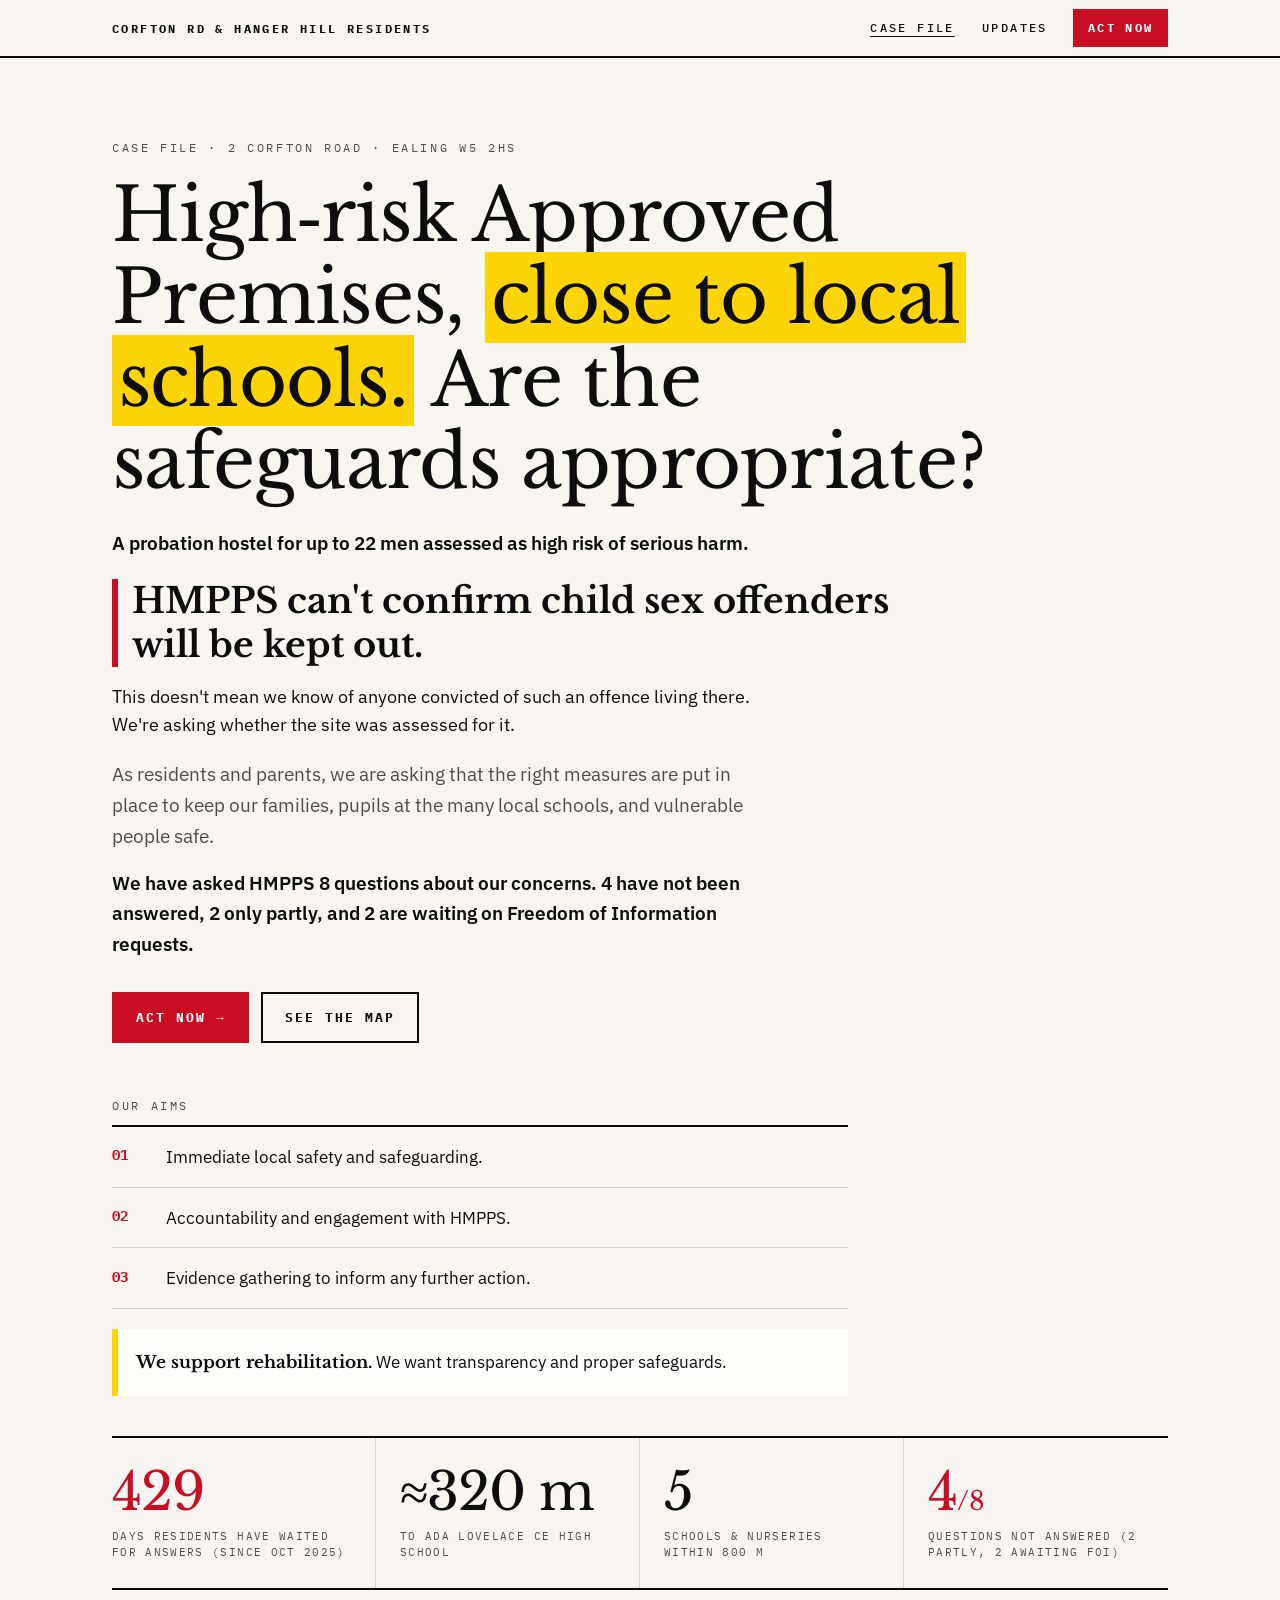
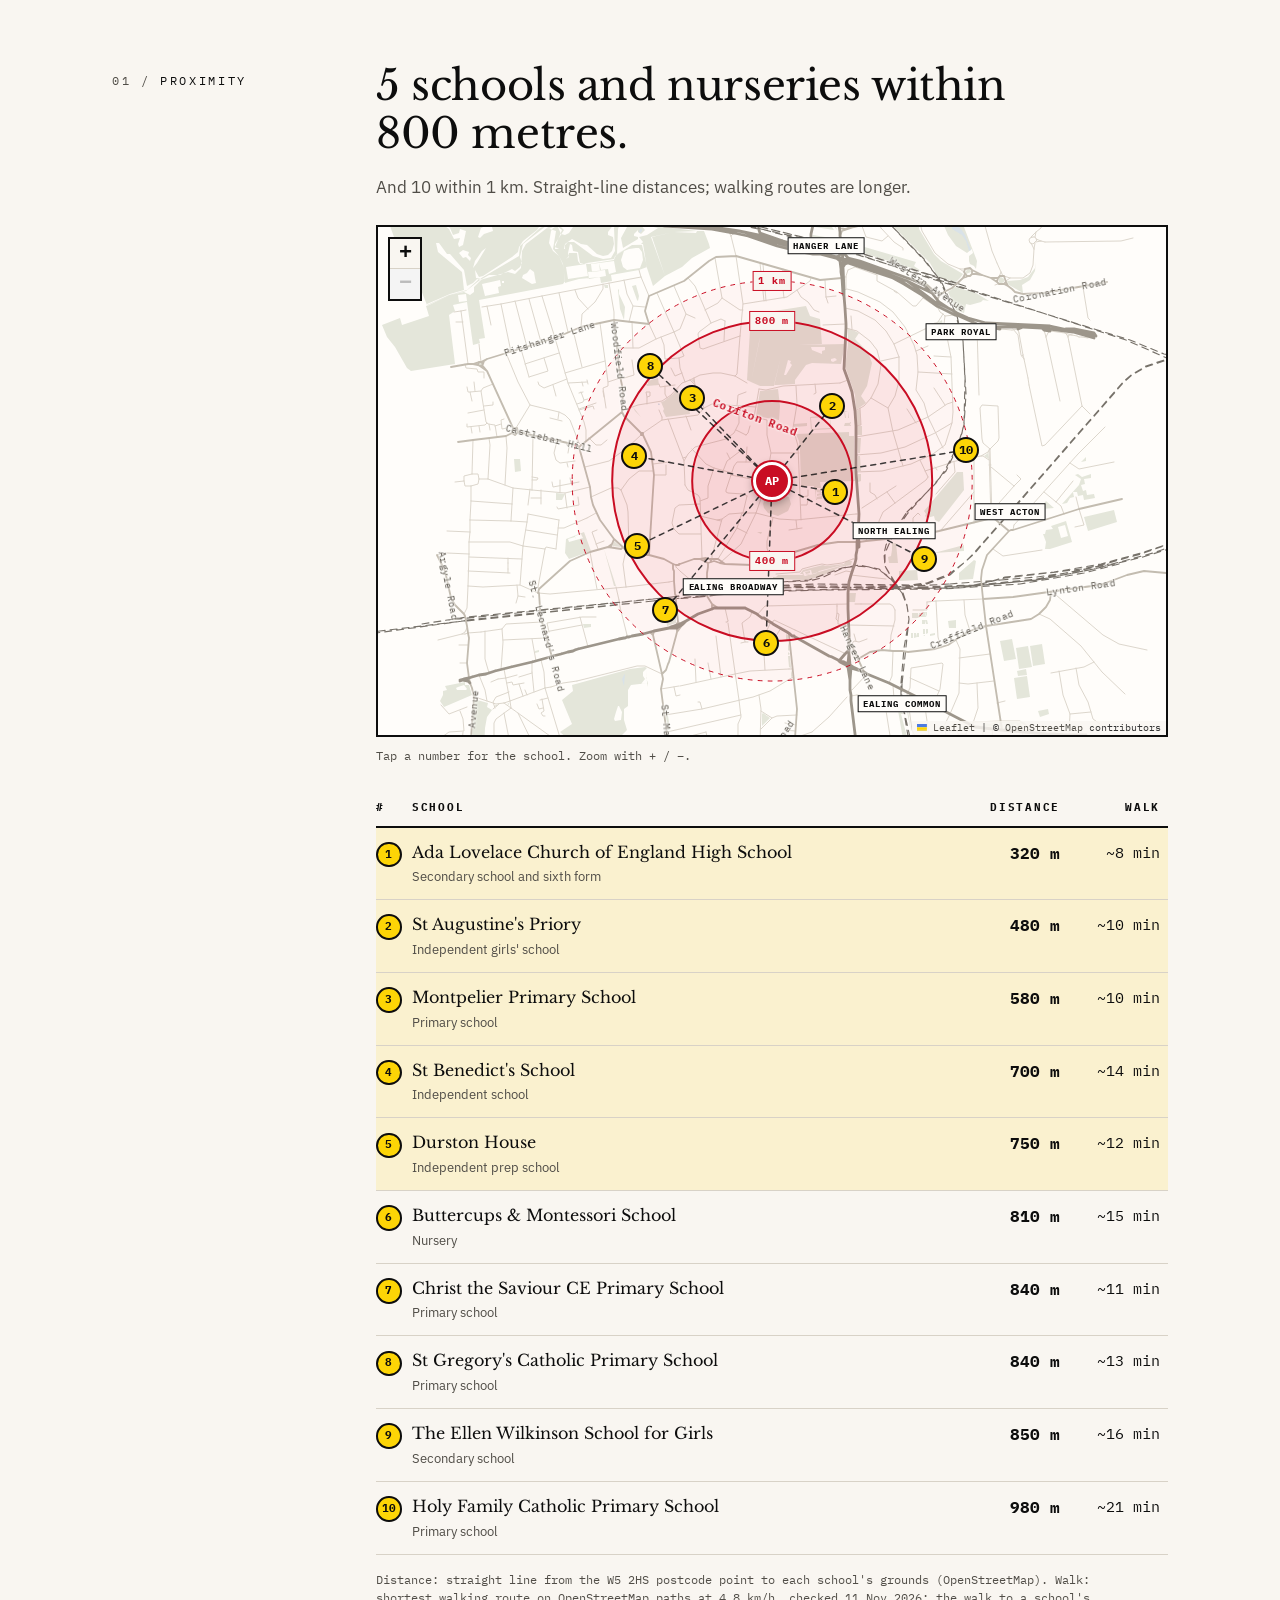
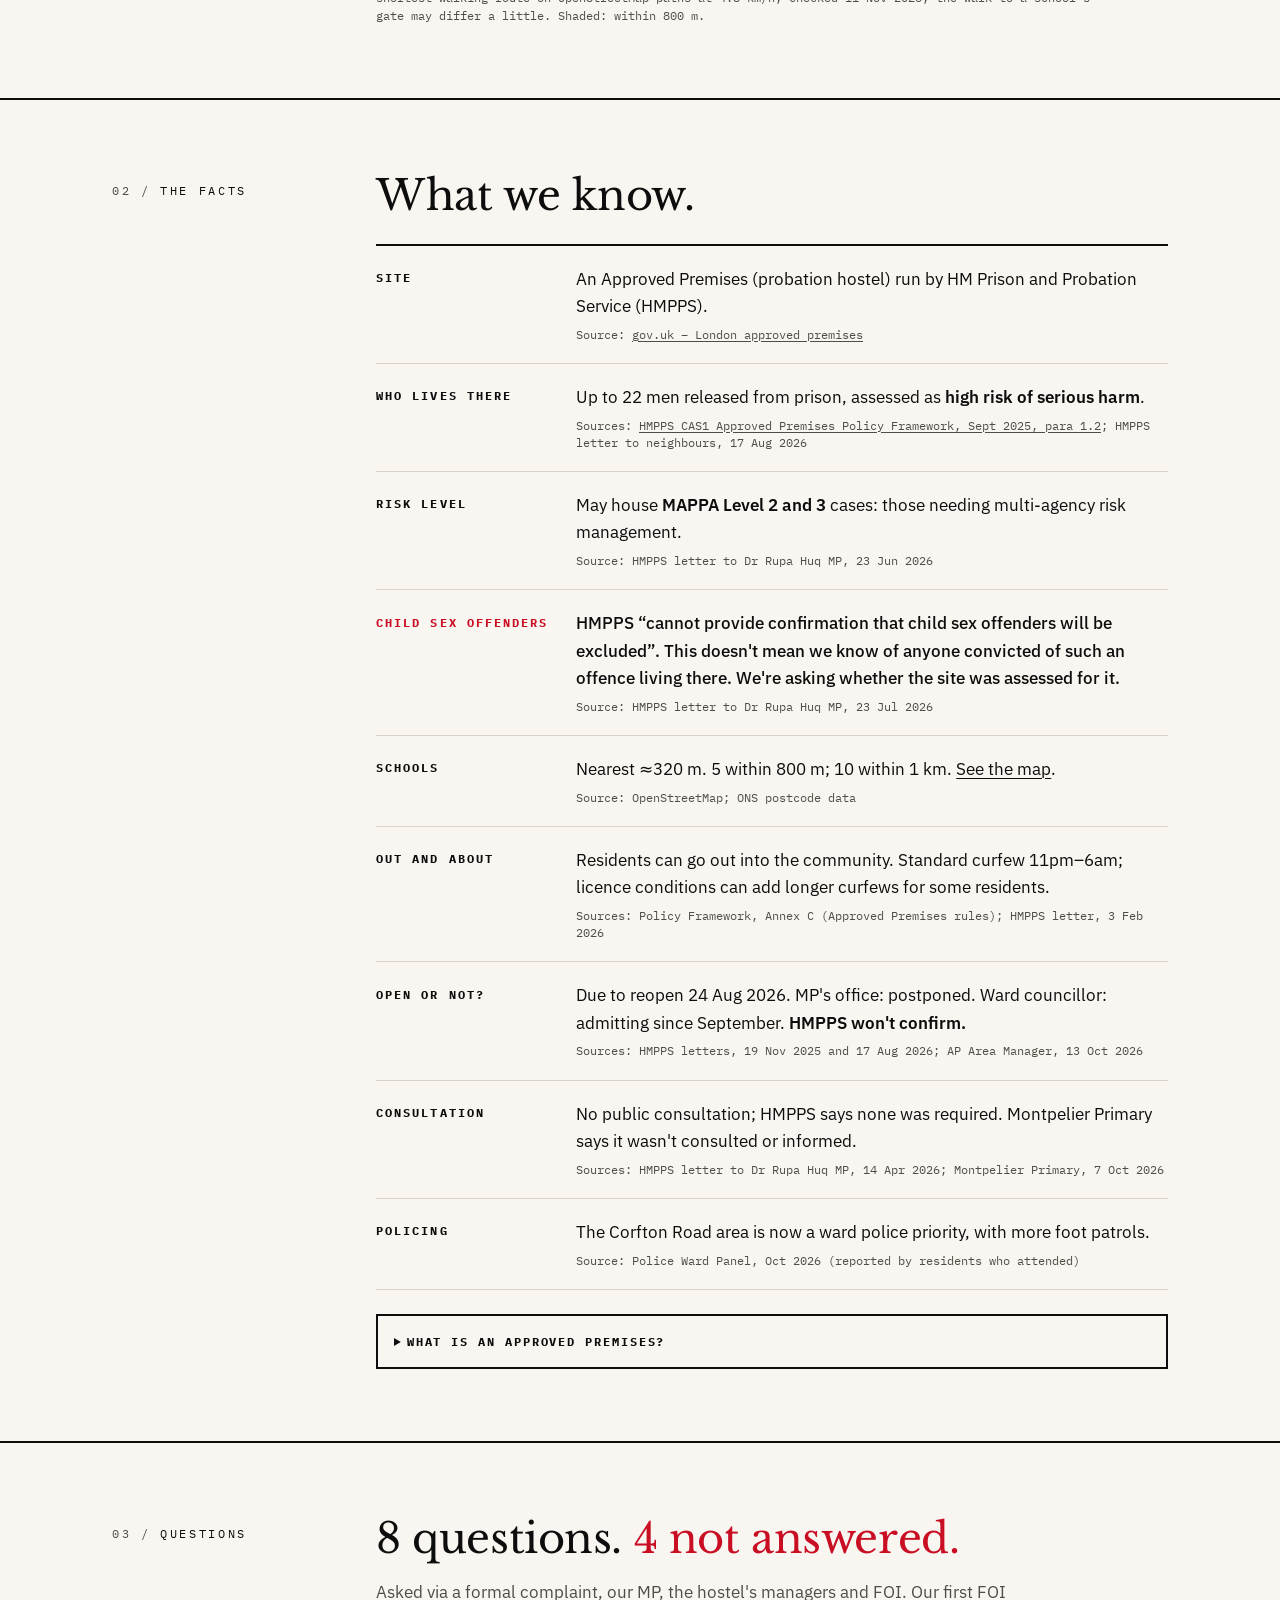
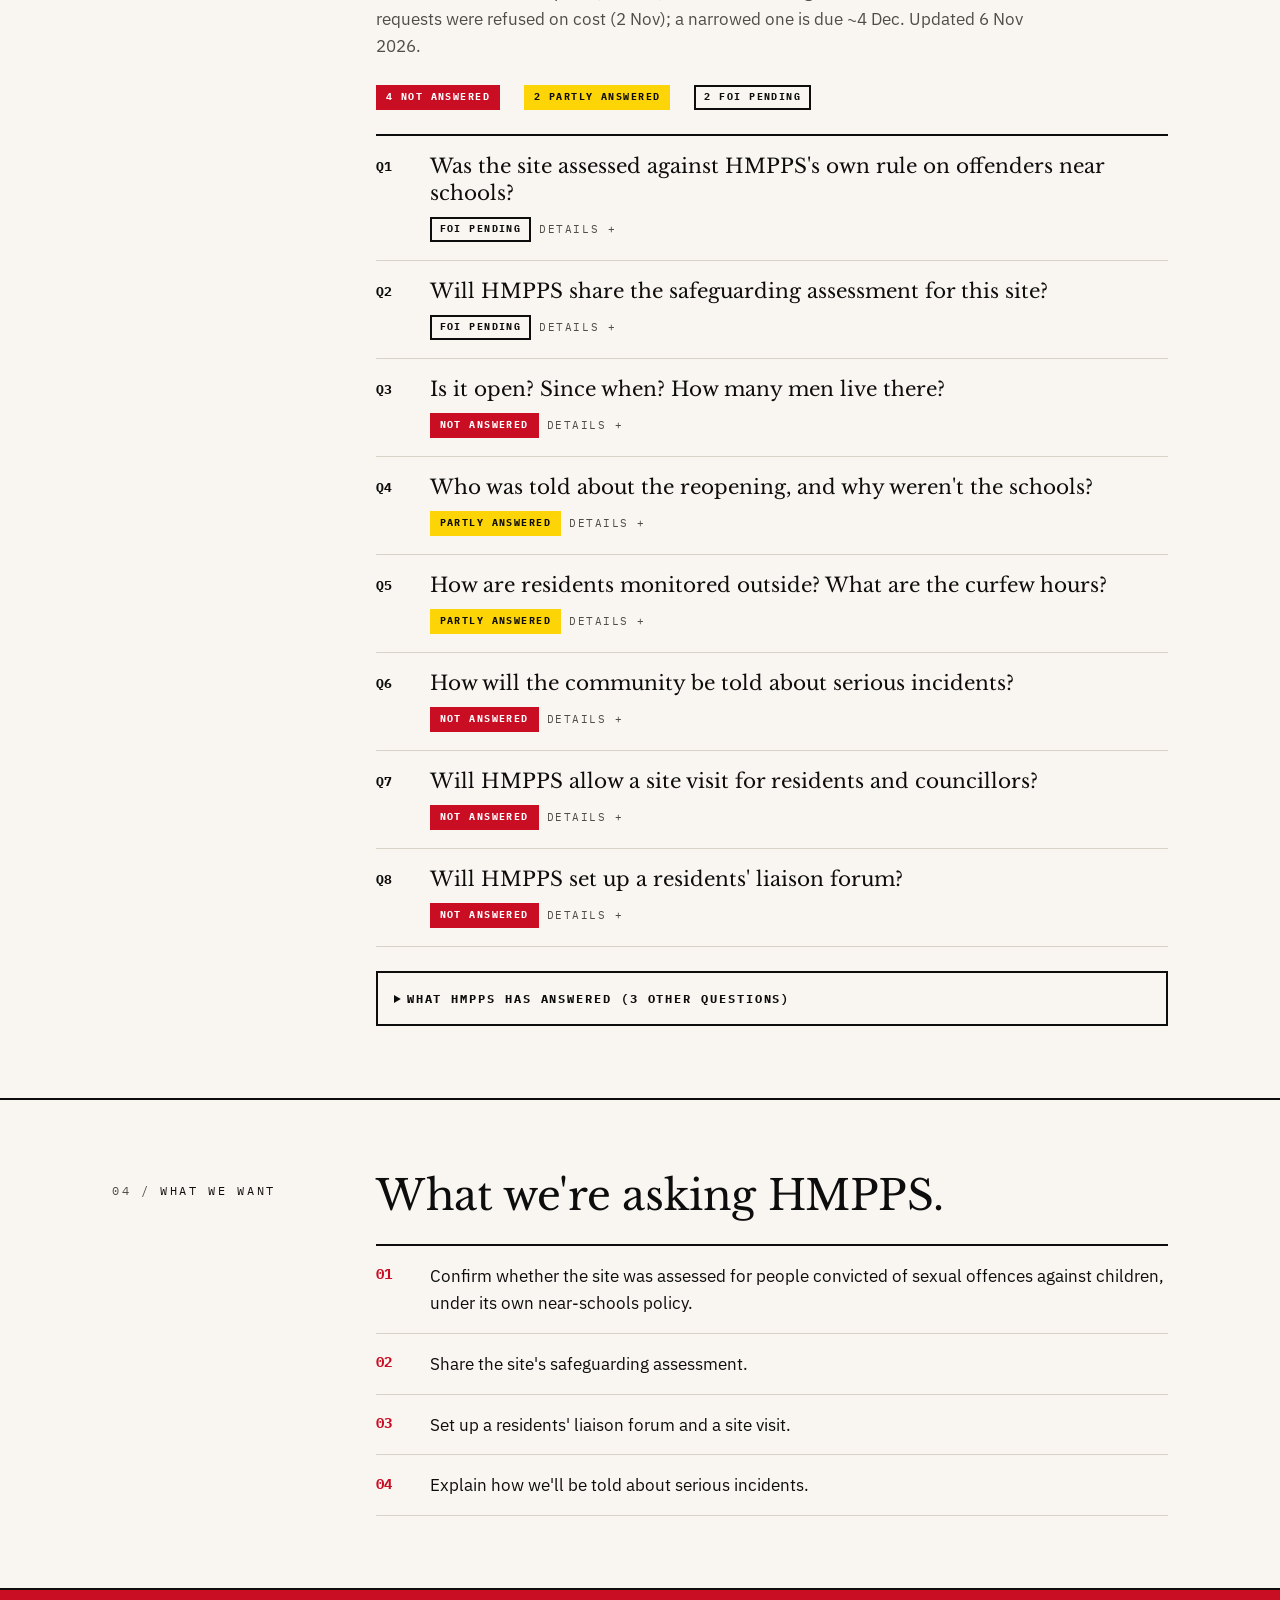
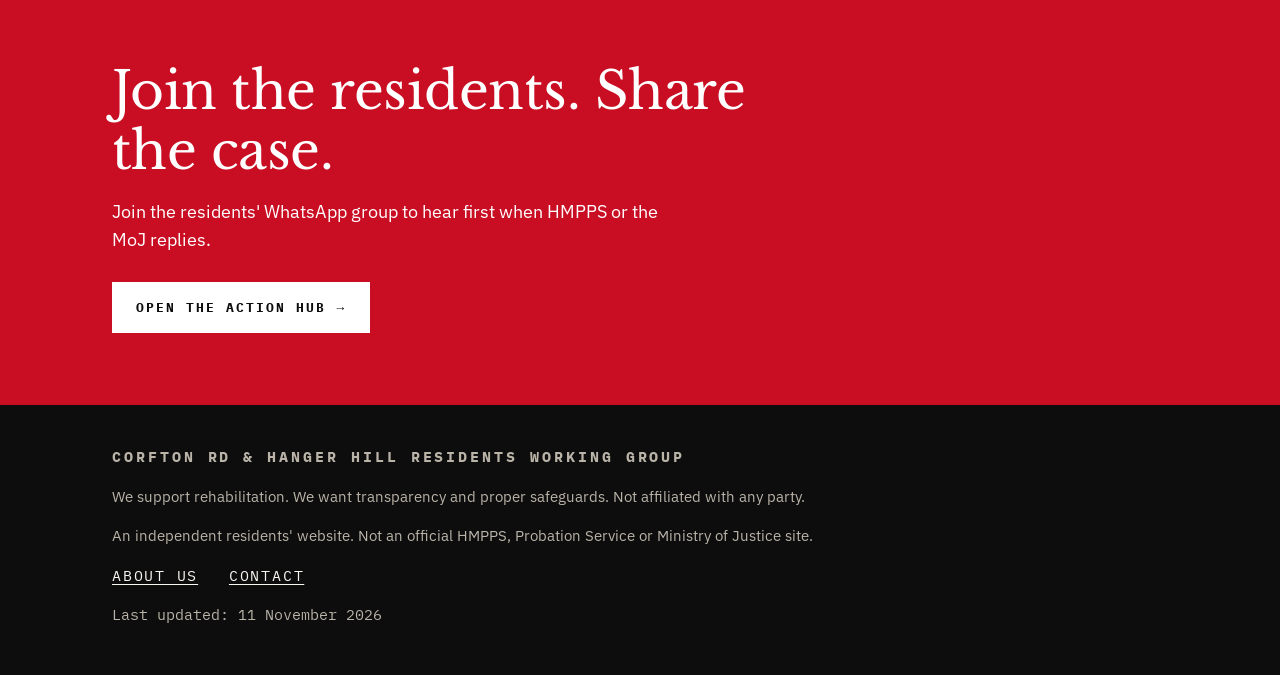
<file: index.html>
<!doctype html>
<html lang="en-GB">
<head>
  <meta charset="utf-8">
  <meta name="viewport" content="width=device-width, initial-scale=1">
  <meta name="color-scheme" content="light dark">
  <title>Case file: 2 Corfton Road – Hanger Hill Residents</title>
  <meta name="description" content="2 Corfton Road, Ealing W5, is a probation hostel for up to 22 men assessed as high risk of serious harm, close to local schools. Residents are asking whether the safeguards are appropriate.">
  <!-- The WhatsApp/social preview uses og:title. Keep it in step with the headline. -->
  <meta property="og:title" content="High-risk Approved Premises, close to local schools. Are the safeguards appropriate?">
  <meta property="og:description" content="Residents have asked HMPPS 8 questions about 2 Corfton Road, Ealing W5: 4 not answered, 2 partly answered, 2 awaiting Freedom of Information replies.">
  <meta property="og:type" content="website">
  <meta property="og:url" content="https://2corftonroad.co.uk/">
  <link rel="stylesheet" href="vendor/leaflet/leaflet.css">
  <link rel="stylesheet" href="styles.css">
</head>
<body>
  <a class="skip" href="#main">Skip to content</a>


  <header class="site-header">
    <div class="wrap header-inner">
      <a class="brand" href="index.html"><span class="brand-long">Corfton Rd &amp; Hanger Hill Residents</span><span class="brand-short">Corfton Rd<br>Residents</span></a>
      <nav class="site-nav" aria-label="Site">
        <a href="index.html" aria-current="page">Case file</a>
        <a href="updates.html">Updates</a>
        <a class="nav-act" href="act.html">Act now</a>
      </nav>
    </div>
  </header>

  <main id="main">

    <!-- HERO -->
    <section class="hero">
      <div class="wrap">
        <p class="eyebrow">Case file · 2 Corfton Road · Ealing W5 2HS</p>
        <h1>High&#8209;risk Approved Premises, <mark>close to local schools.</mark> Are the safeguards appropriate?</h1>
        <p class="lead"><strong>A probation hostel for up to 22 men assessed as high risk of serious harm.</strong></p>
        <p class="hero-key">HMPPS can't confirm child sex offenders will be kept out.</p>
        <p class="hero-note">This doesn't mean we know of anyone convicted of such an offence living there. We're asking whether the site was assessed for it.</p>
        <p class="lead">As residents and parents, we are asking that the right measures are put in place to keep our families, pupils at the many local schools, and vulnerable people safe.</p>
        <p class="lead"><strong>We have asked HMPPS <span data-count="total">8</span> questions about our concerns. <span data-status-count="unanswered">4</span> have not been answered, <span data-status-count="partly">2</span> only partly, and <span data-status-count="referred">2</span> are waiting on Freedom of Information requests.</strong></p>
        <div class="btn-row">
          <a class="btn btn-red" href="act.html">Act now →</a>
          <a class="btn" href="#map-section">See the map</a>
        </div>
      </div>
    </section>

    <!-- AIMS -->
    <section class="aims" aria-labelledby="aims-h">
      <div class="wrap">
        <h2 id="aims-h" class="eyebrow">Our aims</h2>
        <ol class="asks">
          <li>Immediate local safety and safeguarding.</li>
          <li>Accountability and engagement with HMPPS.</li>
          <li>Evidence gathering to inform any further action.</li>
        </ol>
        <p class="principle"><strong>We support rehabilitation.</strong> We want transparency and proper safeguards.</p>
      </div>
    </section>

    <!-- STATS -->
    <section aria-label="Key figures">
      <div class="wrap">
        <div class="stats">
          <div class="stat stat-alert"><span class="stat-num" data-days-since="2025-10-01">401</span><span class="stat-label">Days residents have waited for answers (since Oct 2025)</span></div>
          <div class="stat"><span class="stat-num" data-stat="nearest-m">≈320 m</span><span class="stat-label">To Ada Lovelace CE High School</span></div>
          <div class="stat"><span class="stat-num" data-stat="within-800">5</span><span class="stat-label">Schools &amp; nurseries within 800 m</span></div>
          <div class="stat stat-alert"><span class="stat-num"><span data-status-count="unanswered">4</span><small>/<span data-count="total">8</span></small></span><span class="stat-label">Questions not answered (<span data-status-count="partly">2</span> partly, <span data-status-count="referred">2</span> awaiting FOI)</span></div>
        </div>
      </div>
    </section>

    <!-- 01 PROXIMITY -->
    <section class="section" id="map-section" aria-labelledby="map-h">
      <div class="wrap section-grid">
        <p class="section-label"><span>01 /</span> Proximity</p>
        <div class="section-body">
          <h2 id="map-h"><span data-stat="within-800">5</span> schools and nurseries within 800 metres.</h2>
          <p class="intro">And <span data-stat="within-1000">10</span> within 1 km. Straight-line distances; walking routes are longer.</p>
          <div>
            <div class="map-frame">
              <div id="map" role="region" aria-label="Map of 2 Corfton Road and nearby schools"></div>
              <p class="map-fallback">Map loading… All schools are listed below.</p>
            </div>
            <p class="map-hint">Tap a number for the school. Zoom with + / −.</p>
          </div>
          <div class="table-scroll">
            <table class="schools">
              <thead>
                <tr><th scope="col">#</th><th scope="col">School</th><th scope="col" class="num">Distance</th><th scope="col" class="num">Walk</th></tr>
              </thead>
              <tbody id="school-rows">
                <noscript><tr><td colspan="4">Turn on JavaScript to see the list of schools.</td></tr></noscript>
              </tbody>
            </table>
          </div>
          <p class="method">Distance: straight line from the W5 2HS postcode point to each school's grounds (OpenStreetMap). Walk: shortest walking route on OpenStreetMap paths at 4.8 km/h, checked 11 Nov 2026; the walk to a school's gate may differ a little. Shaded: within 800 m.</p>
        </div>
      </div>
    </section>

    <!-- 02 FACTS -->
    <section class="section" id="facts" aria-labelledby="facts-h">
      <div class="wrap section-grid">
        <p class="section-label"><span>02 /</span> The facts</p>
        <div class="section-body">
          <h2 id="facts-h">What we know.</h2>
          <dl class="facts">
            <div class="fact">
              <dt>Site</dt>
              <dd>An Approved Premises (probation hostel) run by HM Prison and Probation Service (HMPPS).
                <span class="src">Source: <a href="https://www.gov.uk/guidance/london-approved-premises">gov.uk – London approved premises</a></span></dd>
            </div>
            <div class="fact">
              <dt>Who lives there</dt>
              <dd>Up to 22 men released from prison, assessed as <strong>high risk of serious harm</strong>.
                <span class="src">Sources: <a href="https://www.gov.uk/government/publications/community-accommodation-service-tier-1-cas1-approved-premises">HMPPS CAS1 Approved Premises Policy Framework, Sept 2025, para 1.2</a>; HMPPS letter to neighbours, 17 Aug 2026</span></dd>
            </div>
            <div class="fact">
              <dt>Risk level</dt>
              <dd>May house <strong>MAPPA Level 2 and 3</strong> cases: those needing multi-agency risk management.
                <span class="src">Source: HMPPS letter to Dr Rupa Huq MP, 23 Jun 2026</span></dd>
            </div>
            <div class="fact fact-key">
              <dt>Child sex offenders</dt>
              <dd>HMPPS “cannot provide confirmation that child sex offenders will be excluded”. This doesn't mean we know of anyone convicted of such an offence living there. We're asking whether the site was assessed for it.
                <span class="src">Source: HMPPS letter to Dr Rupa Huq MP, 23 Jul 2026</span></dd>
            </div>
            <div class="fact">
              <dt>Schools</dt>
              <dd>Nearest <span data-stat="nearest-m">≈320 m</span>. <span data-stat="within-800">5</span> within 800 m; <span data-stat="within-1000">10</span> within 1 km. <a href="#map-section">See the map</a>.
                <span class="src">Source: OpenStreetMap; ONS postcode data</span></dd>
            </div>
            <div class="fact">
              <dt>Out and about</dt>
              <dd>Residents can go out into the community. Standard curfew 11pm–6am; licence conditions can add longer curfews for some residents.
                <span class="src">Sources: Policy Framework, Annex C (Approved Premises rules); HMPPS letter, 3 Feb 2026</span></dd>
            </div>
            <div class="fact">
              <dt>Open or not?</dt>
              <dd>Due to reopen 24 Aug 2026. MP's office: postponed. Ward councillor: admitting since September. <strong>HMPPS won't confirm.</strong>
                <span class="src">Sources: HMPPS letters, 19 Nov 2025 and 17 Aug 2026; AP Area Manager, 13 Oct 2026</span></dd>
            </div>
            <div class="fact">
              <dt>Consultation</dt>
              <dd>No public consultation; HMPPS says none was required. Montpelier Primary says it wasn't consulted or informed.
                <span class="src">Sources: HMPPS letter to Dr Rupa Huq MP, 14 Apr 2026; Montpelier Primary, 7 Oct 2026</span></dd>
            </div>
            <div class="fact">
              <dt>Policing</dt>
              <dd>The Corfton Road area is now a ward police priority, with more foot patrols.
                <span class="src">Source: Police Ward Panel, Oct 2026 (reported by residents who attended)</span></dd>
            </div>
          </dl>
          <details class="answered-list">
            <summary>What is an Approved Premises?</summary>
            <div class="prose" style="padding:0 1rem 1rem">
              <p>Temporary housing for people leaving prison who need close supervision. Over 100 in England and Wales. Rules include a curfew, 24-hour staff, CCTV, drug tests and room searches; breaking them can mean a return to prison.</p>
              <p>Our concern isn't that they exist. It's whether <strong>this site</strong>, this close to schools, was properly assessed.</p>
            </div>
          </details>
        </div>
      </div>
    </section>

    <!-- 03 QUESTIONS -->
    <section class="section" id="questions" aria-labelledby="q-h">
      <div class="wrap section-grid">
        <p class="section-label"><span>03 /</span> Questions</p>
        <div class="section-body">
          <h2 id="q-h"><span data-count="total">8</span> questions. <span style="color:var(--alarm)"><span data-status-count="unanswered">4</span> not answered.</span></h2>
          <p class="intro">Asked via a formal complaint, our MP, the hostel's managers and FOI. Our first FOI requests were refused on cost (2 Nov); a narrowed one is due ~4 Dec. Updated <time datetime="2026-11-06">6 Nov 2026</time>.</p>
          <p class="q-score" aria-label="Summary">
            <span class="badge unanswered"><span data-status-count="unanswered">4</span> not answered</span>
            <span class="badge partly"><span data-status-count="partly">2</span> partly answered</span>
            <span class="badge referred"><span data-status-count="referred">2</span> FOI pending</span>
          </p>

          <ol class="questions" id="question-list">
            <li class="q" data-status="referred">
              <details>
                <summary><span class="q-num">Q1</span><span class="q-title">Was the site assessed against HMPPS's own rule on offenders near schools?</span><span class="q-meta"><span class="badge referred">FOI pending</span><span class="q-more">Details</span></span></summary>
                <div class="q-body">
                  <p class="full">Has 2 Corfton Road been assessed against HMPPS's own rule that some APs near schools are unsuitable for people convicted of sexual offences against children? Was it reassessed after Ada Lovelace CE High School moved to its nearby permanent site in September 2020?</p>
                  <dl>
                    <dt>Asked</dt><dd>Formal complaint (Dec 2025); via MP (Jun 2026); to AP management (Oct 2026); FOI (Oct 2026)</dd>
                    <dt>Response so far</dt><dd>HMPPS quoted the policy (23 Jun 2026) but said it "cannot provide confirmation that child sex offenders will be excluded" (23 Jul 2026). AP management said this falls outside its operational role and referred us to HMPPS and Freedom of Information requests (13 Oct 2026). FOI refused on cost (2 Nov 2026); narrowed request sent 6 Nov.</dd>
                  </dl>
                </div>
              </details>
            </li>
            <li class="q" data-status="referred">
              <details>
                <summary><span class="q-num">Q2</span><span class="q-title">Will HMPPS share the safeguarding assessment for this site?</span><span class="q-meta"><span class="badge referred">FOI pending</span><span class="q-more">Details</span></span></summary>
                <div class="q-body">
                  <p class="full">Please share the site-specific safeguarding / "local factors" assessment.</p>
                  <dl>
                    <dt>Asked</dt><dd>Complaint (Dec 2025); AP management (Oct 2026); FOI (Oct 2026)</dd>
                    <dt>Response so far</dt><dd>General policy only. AP management said this falls outside its operational role and referred us to HMPPS and Freedom of Information requests. FOI refused on cost (2 Nov 2026); narrowed request sent 6 Nov.</dd>
                  </dl>
                </div>
              </details>
            </li>
            <li class="q" data-status="unanswered">
              <details>
                <summary><span class="q-num">Q3</span><span class="q-title">Is it open? Since when? How many men live there?</span><span class="q-meta"><span class="badge unanswered">Not answered</span><span class="q-more">Details</span></span></summary>
                <div class="q-body">
                  <p class="full">Is the AP open, since when, and how many residents?</p>
                  <dl>
                    <dt>Asked</dt><dd>AP management (Oct 2026); FOI (Oct 2026)</dd>
                    <dt>Response so far</dt><dd>Conflicting information: "unoccupied" (Feb 2026), opening 24 Aug (Aug 2026), "postponed" (MP's office, 1 Oct), "admitting since September" (councillor, 7 Oct). AP management declined to give occupancy or dates. FOI refused on cost (2 Nov 2026).</dd>
                  </dl>
                </div>
              </details>
            </li>
            <li class="q" data-status="partly">
              <details>
                <summary><span class="q-num">Q4</span><span class="q-title">Who was told about the reopening, and why weren't the schools?</span><span class="q-meta"><span class="badge partly">Partly answered</span><span class="q-more">Details</span></span></summary>
                <div class="q-body">
                  <p class="full">Who was notified about the reopening, and when? Why weren't local schools informed? Was a community impact assessment done?</p>
                  <dl>
                    <dt>Asked</dt><dd>AP management (Oct 2026); FOI (Oct 2026)</dd>
                    <dt>Response so far</dt><dd>HMPPS says letters went to "neighbours", the MP, councillors and the Police Borough Commander. Schools not mentioned; Montpelier Primary confirmed in writing it was not consulted or informed.</dd>
                  </dl>
                </div>
              </details>
            </li>
            <li class="q" data-status="partly">
              <details>
                <summary><span class="q-num">Q5</span><span class="q-title">How are residents monitored outside? What are the curfew hours?</span><span class="q-meta"><span class="badge partly">Partly answered</span><span class="q-more">Details</span></span></summary>
                <div class="q-body">
                  <p class="full">How are residents' movements monitored outside the AP? Are exclusion zones around schools considered? What are the curfew hours (HMPPS has said both "11pm–6am" and "usually 12 hours")?</p>
                  <dl>
                    <dt>Asked</dt><dd>Complaint (Dec 2025); AP management (Oct 2026)</dd>
                    <dt>Response so far</dt><dd>General answer only: curfews, exclusion zones and electronic monitoring in some cases, with no detail. Curfew contradiction not clarified.</dd>
                  </dl>
                </div>
              </details>
            </li>
            <li class="q" data-status="unanswered">
              <details>
                <summary><span class="q-num">Q6</span><span class="q-title">How will the community be told about serious incidents?</span><span class="q-meta"><span class="badge unanswered">Not answered</span><span class="q-more">Details</span></span></summary>
                <div class="q-body">
                  <p class="full">How will the community be told about serious incidents or licence breaches? Were there incidents when the AP was last open?</p>
                  <dl>
                    <dt>Asked</dt><dd>Complaint (Dec 2025); AP management (Oct 2026); FOI (Oct 2026)</dd>
                    <dt>Response so far</dt><dd>No community notification protocol given. FOI on past incidents refused on cost (2 Nov 2026).</dd>
                  </dl>
                </div>
              </details>
            </li>
            <li class="q" data-status="unanswered">
              <details>
                <summary><span class="q-num">Q7</span><span class="q-title">Will HMPPS allow a site visit for residents and councillors?</span><span class="q-meta"><span class="badge unanswered">Not answered</span><span class="q-more">Details</span></span></summary>
                <div class="q-body">
                  <p class="full">Will HMPPS arrange a site visit for resident representatives and councillors?</p>
                  <dl>
                    <dt>Asked</dt><dd>Via MP (2026); AP management (Oct 2026)</dd>
                    <dt>Response so far</dt><dd>HMPPS offered the MP a visit once the premises are back in operation; residents' request not addressed. A proposed visit was cancelled (25 Oct 2026) because of ground works expected to last up to six weeks.</dd>
                  </dl>
                </div>
              </details>
            </li>
            <li class="q" data-status="unanswered">
              <details>
                <summary><span class="q-num">Q8</span><span class="q-title">Will HMPPS set up a residents' liaison forum?</span><span class="q-meta"><span class="badge unanswered">Not answered</span><span class="q-more">Details</span></span></summary>
                <div class="q-body">
                  <p class="full">Will HMPPS set up a residents' liaison forum?</p>
                  <dl>
                    <dt>Asked</dt><dd>Complaint (Dec 2025); via MP (Jun 2026); AP management (Oct 2026)</dd>
                    <dt>Response so far</dt><dd>"Once the premises are fully operational" (Jun/Jul 2026); not addressed (Oct 2026).</dd>
                  </dl>
                </div>
              </details>
            </li>
          </ol>

          <details class="answered-list">
            <summary>What HMPPS has answered (3 other questions)</summary>
            <ul>
              <li><strong>Consultation:</strong> not legally required, as the site keeps its existing use (14 Apr 2026).</li>
              <li><strong>Staffing:</strong> at least 2 staff 24/7, more on weekdays (3 Feb 2026).</li>
              <li><strong>Risk level:</strong> may house MAPPA Level 2 and 3 cases (23 Jun 2026).</li>
            </ul>
          </details>
        </div>
      </div>
    </section>

    <!-- 04 ASKS -->
    <section class="section" id="asks" aria-labelledby="asks-h">
      <div class="wrap section-grid">
        <p class="section-label"><span>04 /</span> What we want</p>
        <div class="section-body">
          <h2 id="asks-h">What we're asking HMPPS.</h2>
          <ol class="asks">
            <li>Confirm whether the site was assessed for people convicted of sexual offences against children, under its own near-schools policy.</li>
            <li>Share the site's safeguarding assessment.</li>
            <li>Set up a residents' liaison forum and a site visit.</li>
            <li>Explain how we'll be told about serious incidents.</li>
          </ol>
        </div>
      </div>
    </section>

    <!-- CTA -->
    <section class="cta-band" aria-labelledby="cta-h">
      <div class="wrap">
        <h2 id="cta-h">Join the residents. Share the case.</h2>
        <p>Join the residents' WhatsApp group to hear first when HMPPS or the MoJ replies.</p>
        <a class="btn" href="act.html">Open the action hub →</a>
      </div>
    </section>

  </main>

  <footer class="site-footer">
    <div class="wrap footer-inner">
      <p class="footer-brand">Corfton Rd &amp; Hanger Hill Residents Working Group</p>
      <p>We support rehabilitation. We want transparency and proper safeguards. Not affiliated with any party.</p>
      <p>An independent residents' website. Not an official HMPPS, Probation Service or Ministry of Justice site.</p>
      <p class="footer-links"><a href="about.html">About us</a> <a href="about.html#contact">Contact</a></p>
      <p class="footer-meta">Last updated: <time datetime="2026-11-11">11 November 2026</time></p>
    </div>
  </footer>

  <script>
    // Days since residents first asked for answers. Start date is in the data-days-since attribute.
    (function () {
      document.querySelectorAll('[data-days-since]').forEach(function (el) {
        var p = el.getAttribute('data-days-since').split('-');
        var start = Date.UTC(+p[0], +p[1] - 1, +p[2]);
        var now = new Date();
        var today = Date.UTC(now.getFullYear(), now.getMonth(), now.getDate());
        el.textContent = Math.floor((today - start) / 86400000);
      });
    })();
  </script>
  <script>
    // Keep the question counts in step with the tracker's data-status values.
    (function () {
      var qs = document.querySelectorAll('#question-list .q');
      var counts = { answered: 0, partly: 0, unanswered: 0, referred: 0 };
      qs.forEach(function (q) { counts[q.dataset.status]++; });
      document.querySelectorAll('[data-count="total"]').forEach(function (el) { el.textContent = qs.length; });
      document.querySelectorAll('[data-count="answered"]').forEach(function (el) { el.textContent = counts.answered; });
      Object.keys(counts).forEach(function (k) {
        document.querySelectorAll('[data-status-count="' + k + '"]').forEach(function (el) { el.textContent = counts[k]; });
      });
    })();
  </script>
  <script src="vendor/leaflet/leaflet.js"></script>
  <script src="basemap.js"></script>
  <script src="map.js"></script>
</body>
</html>
</file>
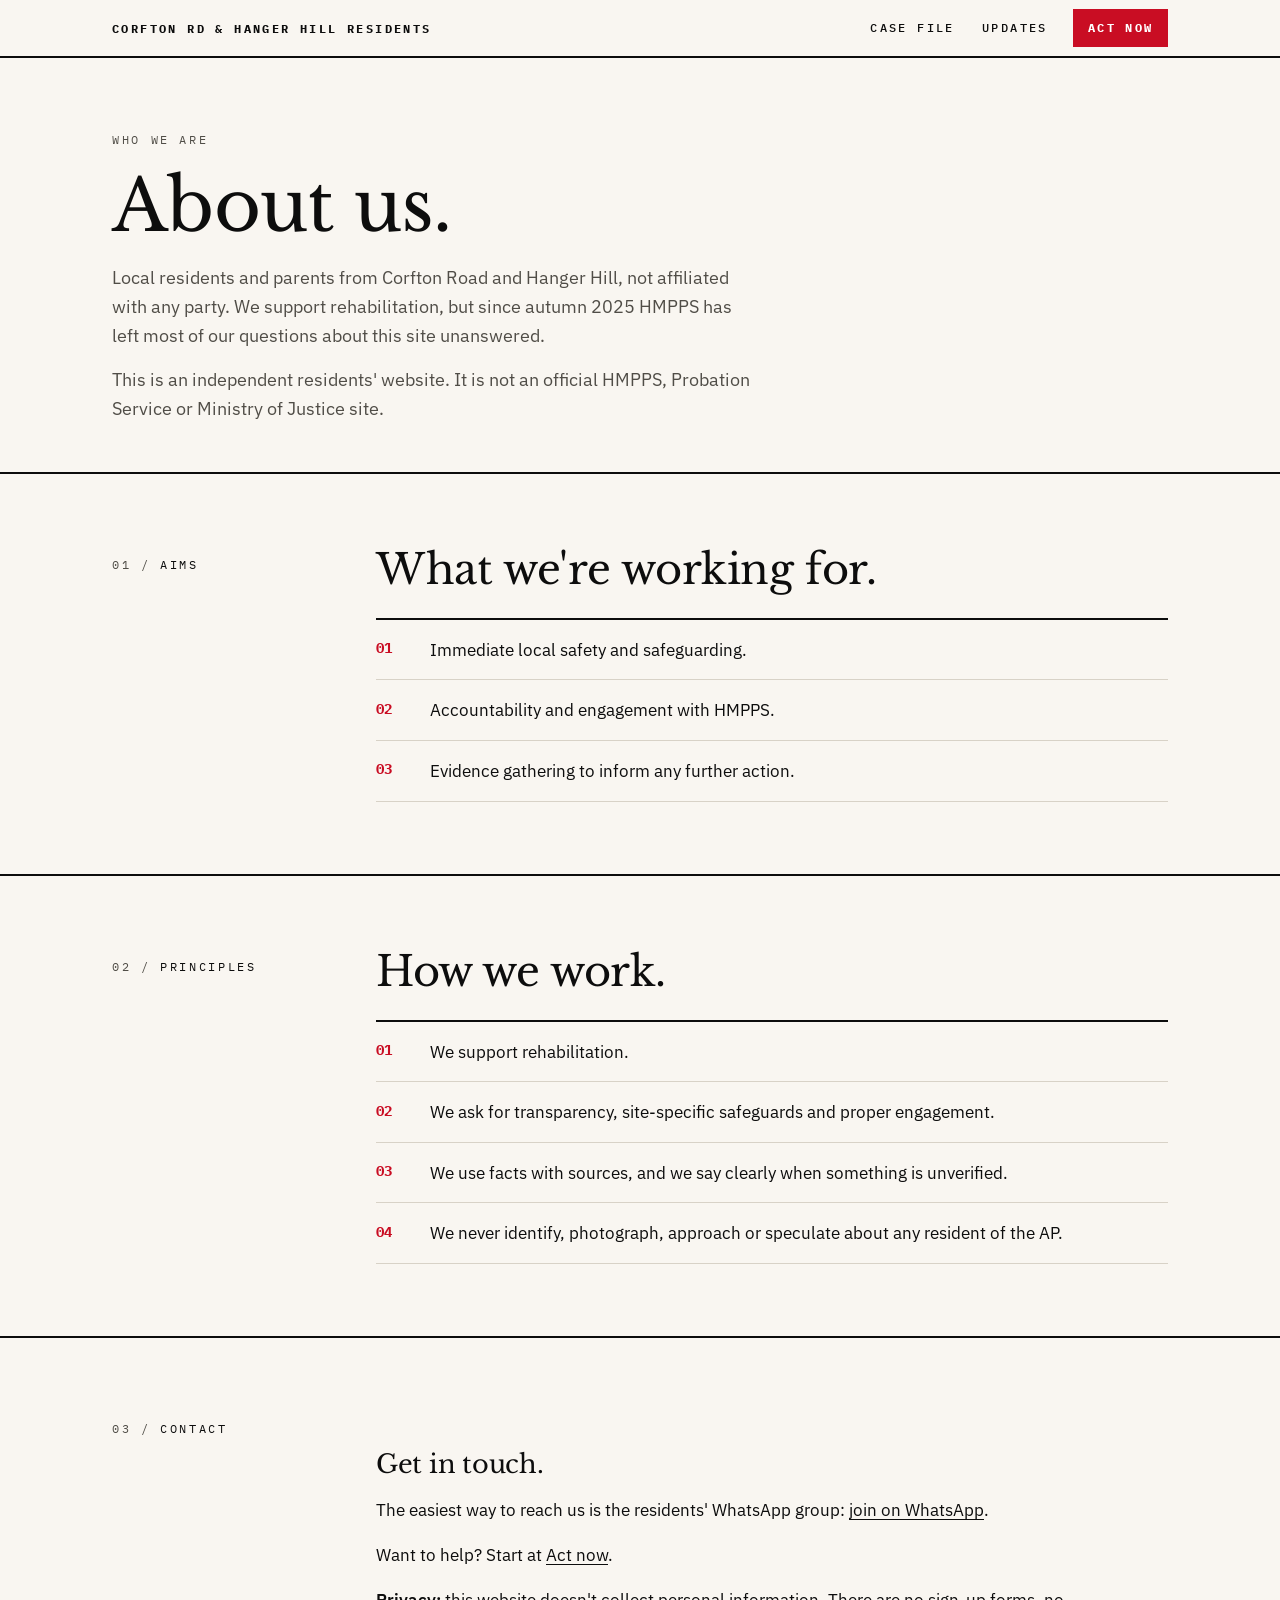
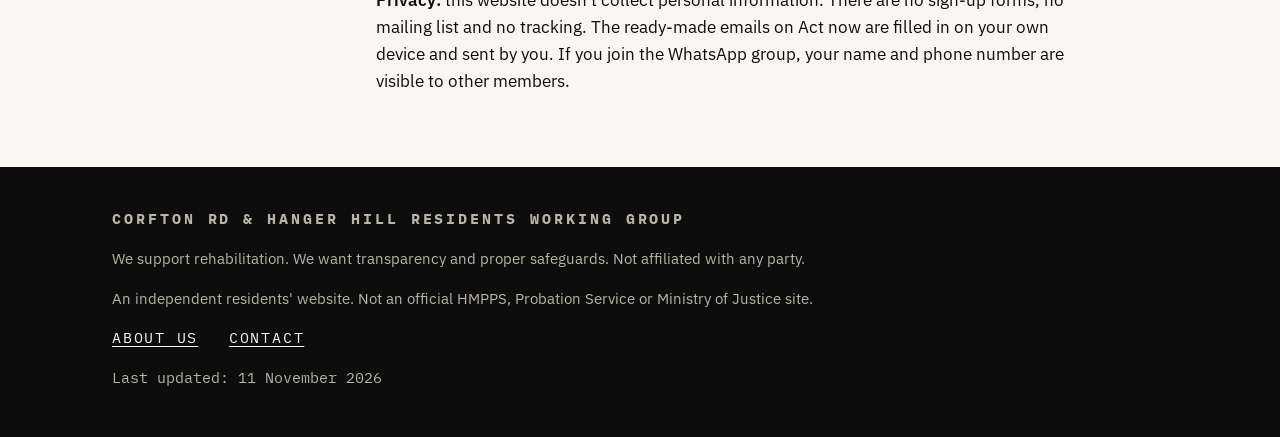
<file: about.html>
<!doctype html>
<html lang="en-GB">
<head>
  <meta charset="utf-8">
  <meta name="viewport" content="width=device-width, initial-scale=1">
  <meta name="color-scheme" content="light dark">
  <title>About us – 2 Corfton Road – Hanger Hill Residents</title>
  <meta name="description" content="Who we are: local residents and parents from Corfton Road and Hanger Hill, Ealing W5. Our principles and how to contact us.">
  <meta property="og:title" content="About the Corfton Road &amp; Hanger Hill Residents Working Group">
  <meta property="og:description" content="Local residents and parents asking HMPPS for transparency and safeguards at 2 Corfton Road.">
  <meta property="og:type" content="website">
  <meta property="og:url" content="https://2corftonroad.co.uk/about.html">
  <link rel="stylesheet" href="styles.css">
</head>
<body>
  <a class="skip" href="#main">Skip to content</a>


  <header class="site-header">
    <div class="wrap header-inner">
      <a class="brand" href="index.html"><span class="brand-long">Corfton Rd &amp; Hanger Hill Residents</span><span class="brand-short">Corfton Rd<br>Residents</span></a>
      <nav class="site-nav" aria-label="Site">
        <a href="index.html">Case file</a>
        <a href="updates.html">Updates</a>
        <a class="nav-act" href="act.html">Act now</a>
      </nav>
    </div>
  </header>

  <main id="main">

    <section class="page-hero">
      <div class="wrap">
        <p class="eyebrow">Who we are</p>
        <h1>About us.</h1>
        <p class="lead">Local residents and parents from Corfton Road and Hanger Hill, not affiliated with any party. We support rehabilitation, but since autumn 2025 HMPPS has left most of our questions about this site unanswered.</p>
        <p class="lead">This is an independent residents' website. It is not an official HMPPS, Probation Service or Ministry of Justice site.</p>
      </div>
    </section>

    <section class="section" id="aims" aria-labelledby="a-h">
      <div class="wrap section-grid">
        <p class="section-label"><span>01 /</span> Aims</p>
        <div class="section-body">
          <h2 id="a-h">What we're working for.</h2>
          <ol class="asks">
            <li>Immediate local safety and safeguarding.</li>
            <li>Accountability and engagement with HMPPS.</li>
            <li>Evidence gathering to inform any further action.</li>
          </ol>
        </div>
      </div>
    </section>

    <section class="section" id="principles" aria-labelledby="p-h">
      <div class="wrap section-grid">
        <p class="section-label"><span>02 /</span> Principles</p>
        <div class="section-body">
          <h2 id="p-h">How we work.</h2>
          <ol class="asks">
            <li>We support rehabilitation.</li>
            <li>We ask for transparency, site-specific safeguards and proper engagement.</li>
            <li>We use facts with sources, and we say clearly when something is unverified.</li>
            <li>We never identify, photograph, approach or speculate about any resident of the AP.</li>
          </ol>
        </div>
      </div>
    </section>

    <section class="section" id="contact" aria-labelledby="c-h">
      <div class="wrap section-grid">
        <p class="section-label"><span>03 /</span> Contact</p>
        <div class="section-body prose">
          <h2 id="c-h">Get in touch.</h2>
          <p>The easiest way to reach us is the residents' WhatsApp group: <a href="https://chat.whatsapp.com/K1V5BPOL1rlJ4l6k7onzKl" rel="noopener">join on WhatsApp</a>.</p>
          <p>Want to help? Start at <a href="act.html">Act now</a>.</p>
          <p><strong>Privacy:</strong> this website doesn't collect personal information. There are no sign-up forms, no mailing list and no tracking. The ready-made emails on Act now are filled in on your own device and sent by you. If you join the WhatsApp group, your name and phone number are visible to other members.</p>
        </div>
      </div>
    </section>

  </main>

  <footer class="site-footer">
    <div class="wrap footer-inner">
      <p class="footer-brand">Corfton Rd &amp; Hanger Hill Residents Working Group</p>
      <p>We support rehabilitation. We want transparency and proper safeguards. Not affiliated with any party.</p>
      <p>An independent residents' website. Not an official HMPPS, Probation Service or Ministry of Justice site.</p>
      <p class="footer-links"><a href="about.html" aria-current="page">About us</a> <a href="about.html#contact">Contact</a></p>
      <p class="footer-meta">Last updated: <time datetime="2026-11-11">11 November 2026</time></p>
    </div>
  </footer>
</body>
</html>
</file>
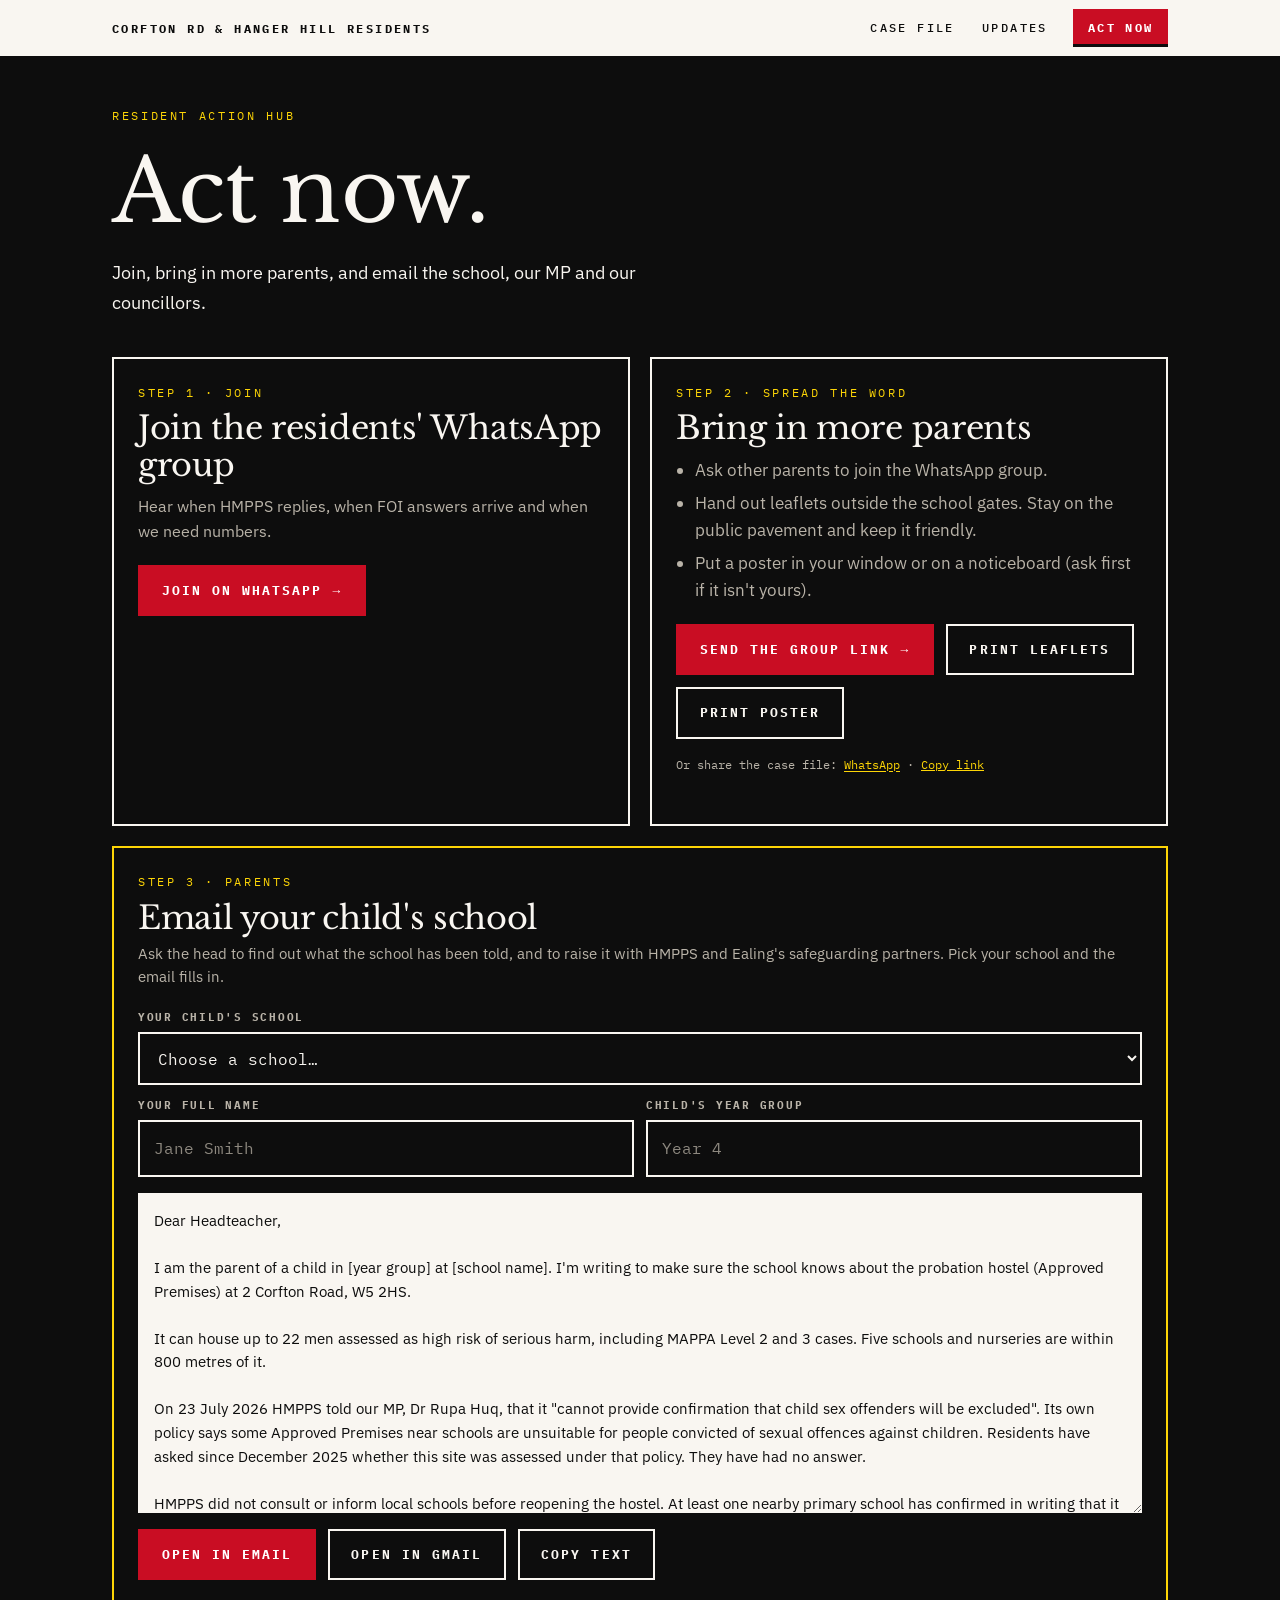
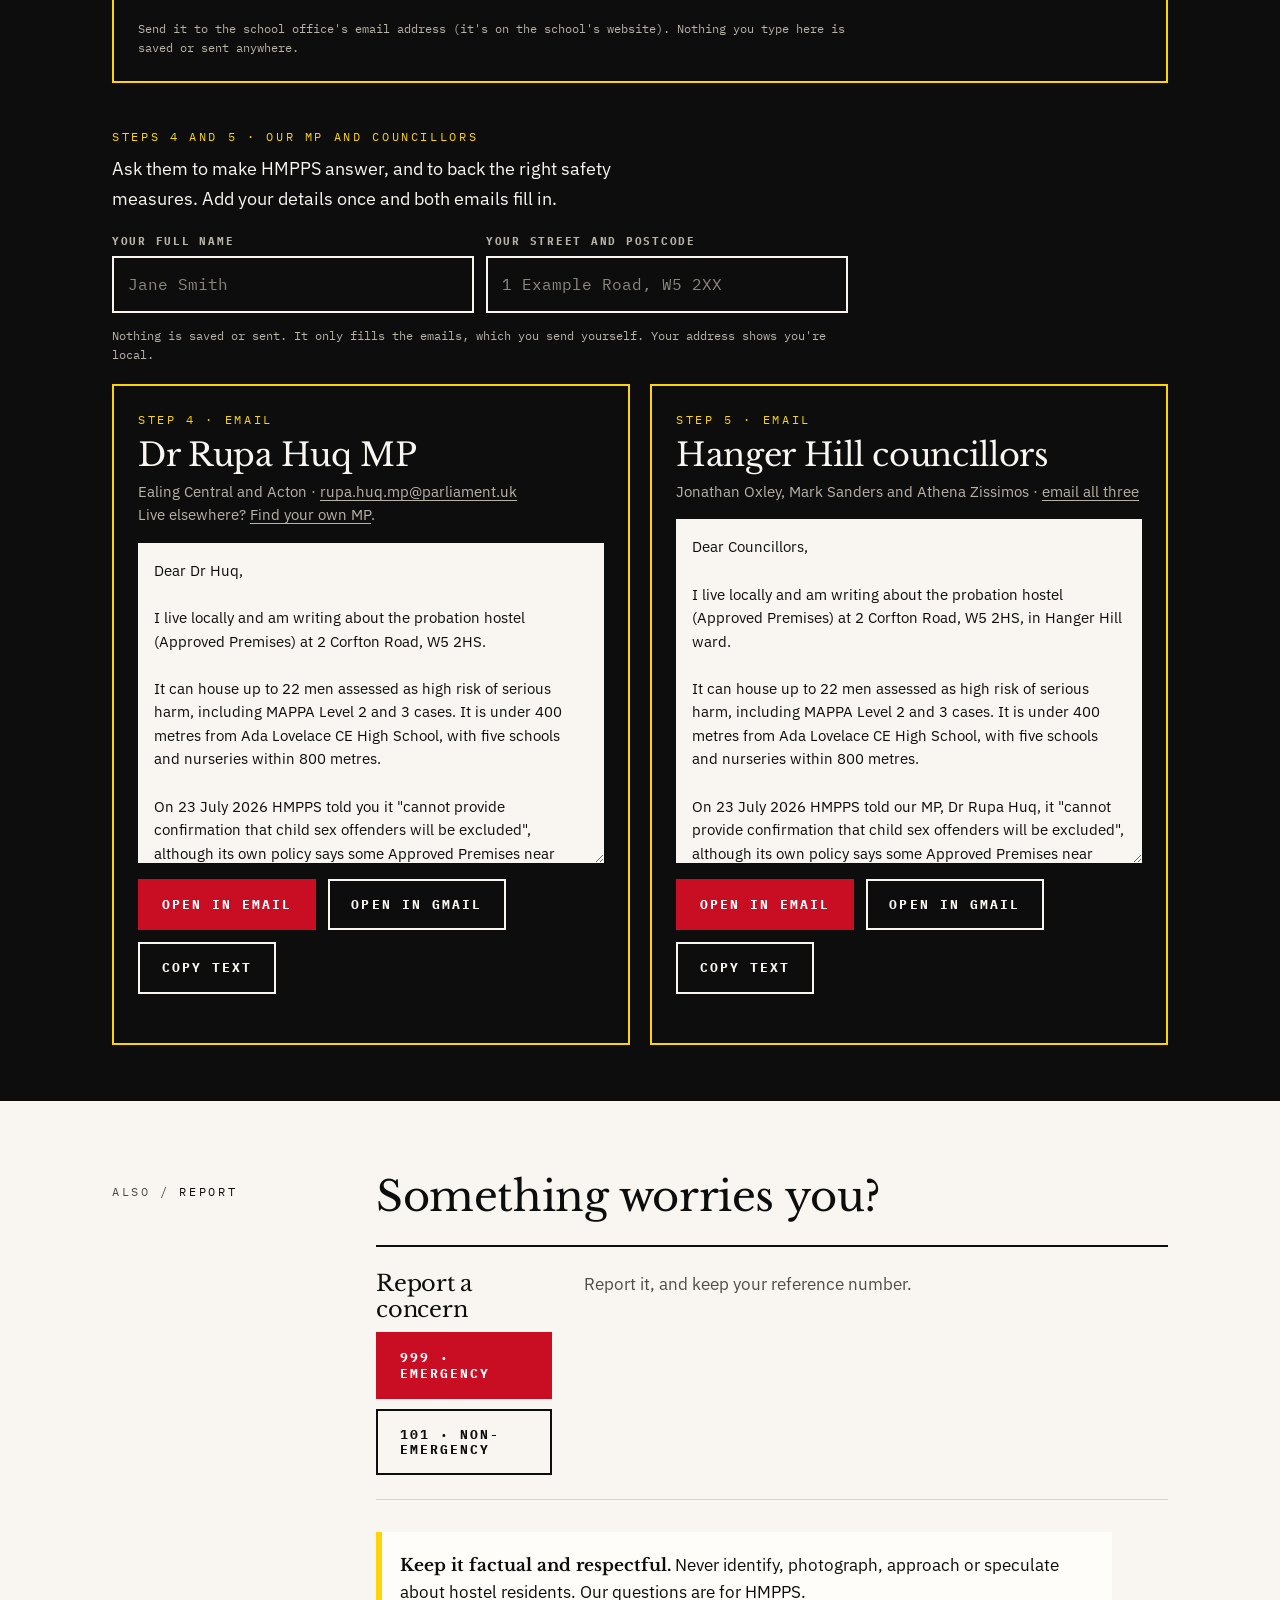
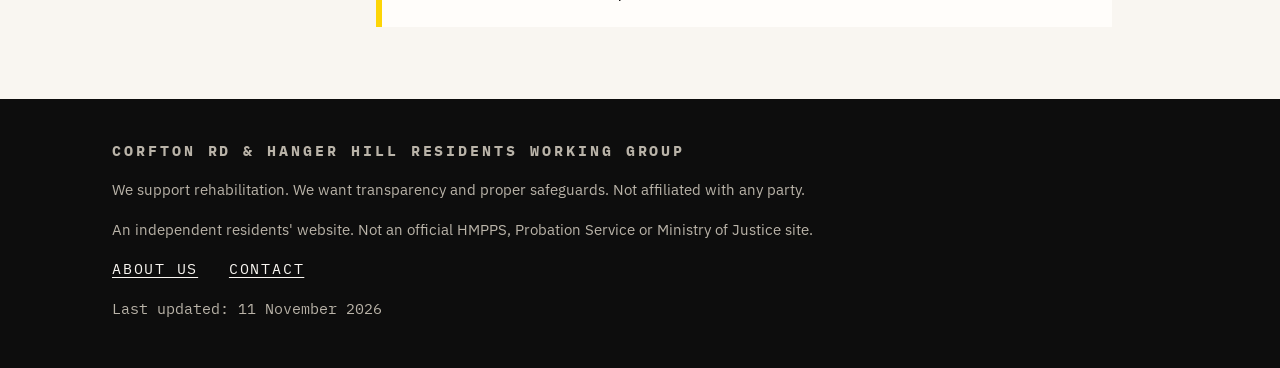
<file: act.html>
<!doctype html>
<html lang="en-GB">
<head>
  <meta charset="utf-8">
  <meta name="viewport" content="width=device-width, initial-scale=1">
  <meta name="color-scheme" content="light dark">
  <title>Act now – 2 Corfton Road – Hanger Hill Residents</title>
  <meta name="description" content="Join the residents' WhatsApp group, bring in more parents, and email your child's school, our MP and the Hanger Hill councillors about 2 Corfton Road, Ealing W5.">
  <meta property="og:title" content="Act now: 2 Corfton Road">
  <meta property="og:description" content="Join the residents' group and share the case about 2 Corfton Road.">
  <meta property="og:type" content="website">
  <meta property="og:url" content="https://2corftonroad.co.uk/act.html">
  <link rel="stylesheet" href="styles.css">
</head>
<body>
  <a class="skip" href="#main">Skip to content</a>


  <header class="site-header">
    <div class="wrap header-inner">
      <a class="brand" href="index.html"><span class="brand-long">Corfton Rd &amp; Hanger Hill Residents</span><span class="brand-short">Corfton Rd<br>Residents</span></a>
      <nav class="site-nav" aria-label="Site">
        <a href="index.html">Case file</a>
        <a href="updates.html">Updates</a>
        <a class="nav-act" href="act.html" aria-current="page">Act now</a>
      </nav>
    </div>
  </header>

  <main id="main">

    <section class="band act-hero" aria-labelledby="act-h">
      <div class="wrap">
        <p class="eyebrow">Resident action hub</p>
        <h1 id="act-h">Act now.</h1>
        <p class="lead">Join, bring in more parents, and email the school, our MP and our councillors.</p>


        <div class="steps">
          <article class="step step-plain" id="step-join" aria-labelledby="join-h">
            <p class="eyebrow">Step 1 · Join</p>
            <h2 id="join-h">Join the residents' WhatsApp group</h2>
            <p class="to">Hear when HMPPS replies, when FOI answers arrive and when we need numbers.</p>
            <div class="btn-row"><a class="btn btn-red" href="https://chat.whatsapp.com/K1V5BPOL1rlJ4l6k7onzKl" rel="noopener">Join on WhatsApp →</a></div>
          </article>

          <article class="step step-plain" id="step-poster" aria-labelledby="poster-h">
            <p class="eyebrow">Step 2 · Spread the word</p>
            <h2 id="poster-h">Bring in more parents</h2>
            <ul class="to-list">
              <li>Ask other parents to join the WhatsApp group.</li>
              <li>Hand out leaflets outside the school gates. Stay on the public pavement and keep it friendly.</li>
              <li>Put a poster in your window or on a noticeboard (ask first if it isn't yours).</li>
            </ul>
            <div class="btn-row">
              <a class="btn btn-red" id="share-group" href="https://wa.me/?text=">Send the group link →</a>
              <a class="btn" href="poster.html#leaflets">Print leaflets</a>
              <a class="btn" href="poster.html">Print poster</a>
            </div>
            <p class="share-line">Or share the case file:
              <a id="share-wa" href="https://wa.me/?text=">WhatsApp</a>
              <span id="share-native-wrap" hidden>· <button type="button" class="linklike" id="share-native">Share…</button></span>
              · <button type="button" class="linklike" id="copy-link">Copy link</button></p>
            <p class="status" id="share-status" role="status" aria-live="polite"></p>
          </article>

          <article class="step step-wide" id="step-school" aria-labelledby="school-h">
            <p class="eyebrow">Step 3 · Parents</p>
            <h2 id="school-h">Email your child's school</h2>
            <p class="to">Ask the head to find out what the school has been told, and to raise it with HMPPS and Ealing's safeguarding partners. Pick your school and the email fills in.</p>
            <form class="details-form school-form" autocomplete="on" onsubmit="return false">
              <div class="field field-full">
                <label for="school-pick">Your child's school</label>
                <select id="school-pick" name="school"><option value="">Choose a school…</option></select>
              </div>
              <div class="field">
                <label for="parent-name">Your full name</label>
                <input id="parent-name" name="name" type="text" autocomplete="name" placeholder="Jane Smith">
              </div>
              <div class="field">
                <label for="parent-year">Child's year group</label>
                <input id="parent-year" name="year" type="text" placeholder="Year 4">
              </div>
            </form>
            <label class="sr" for="school-text">Email to your child's school</label>
            <textarea id="school-text" data-template="school" spellcheck="true"></textarea>
            <p class="edited-note" hidden>You've edited this email, so your changes are kept. <button type="button" class="linklike" data-reset="school-text">Reset</button></p>
            <div class="btn-row">
              <a class="btn btn-red" data-mailto="school-text" href="mailto:">Open in email</a>
              <a class="btn" data-gmail="school-text" href="https://mail.google.com/" target="_blank" rel="noopener">Open in Gmail</a>
              <button type="button" class="btn" data-copy="school-text">Copy text</button>
            </div>
            <p class="status" role="status" aria-live="polite"></p>
            <p class="privacy-note">Send it to the school office's email address (it's on the school's website). Nothing you type here is saved or sent anywhere.</p>
          </article>

          <div class="step-wide steps-intro">
            <p class="eyebrow">Steps 4 and 5 · Our MP and councillors</p>
            <p class="lead">Ask them to make HMPPS answer, and to back the right safety measures. Add your details once and both emails fill in.</p>
            <form class="details-form" id="details" autocomplete="on" onsubmit="return false">
              <div class="field">
                <label for="your-name">Your full name</label>
                <input id="your-name" name="name" type="text" autocomplete="name" placeholder="Jane Smith">
              </div>
              <div class="field">
                <label for="your-address">Your street and postcode</label>
                <input id="your-address" name="address" type="text" autocomplete="street-address" placeholder="1 Example Road, W5 2XX">
              </div>
            </form>
            <p class="privacy-note">Nothing is saved or sent. It only fills the emails, which you send yourself. Your address shows you're local.</p>
          </div>

          <article class="step" id="step-mp" aria-labelledby="mp-h">
            <p class="eyebrow">Step 4 · Email</p>
            <h2 id="mp-h">Dr Rupa Huq MP</h2>
            <p class="to">Ealing Central and Acton · <a href="mailto:rupa.huq.mp@parliament.uk">rupa.huq.mp@parliament.uk</a><br>Live elsewhere? <a href="https://members.parliament.uk/FindYourMP">Find your own MP</a>.</p>
            <label class="sr" for="mp-text">Email to Dr Rupa Huq MP</label>
            <textarea id="mp-text" data-template="mp" spellcheck="true"></textarea>
            <p class="edited-note" hidden>You've edited this email, so your changes are kept. <button type="button" class="linklike" data-reset="mp-text">Reset</button></p>
            <div class="btn-row">
              <a class="btn btn-red" data-mailto="mp-text" href="mailto:rupa.huq.mp@parliament.uk">Open in email</a>
              <a class="btn" data-gmail="mp-text" data-to="rupa.huq.mp@parliament.uk" href="https://mail.google.com/" target="_blank" rel="noopener">Open in Gmail</a>
              <button type="button" class="btn" data-copy="mp-text">Copy text</button>
            </div>
            <p class="status" role="status" aria-live="polite"></p>
          </article>

          <article class="step" id="step-cllr" aria-labelledby="cllr-h">
            <p class="eyebrow">Step 5 · Email</p>
            <h2 id="cllr-h">Hanger Hill councillors</h2>
            <p class="to">Jonathan Oxley, Mark Sanders and Athena Zissimos · <a href="mailto:jonathan.oxley@ealing.gov.uk,mark.sanders@ealing.gov.uk,zissimosa@ealing.gov.uk">email all three</a></p>
            <label class="sr" for="cllr-text">Email to the Hanger Hill councillors</label>
            <textarea id="cllr-text" data-template="cllr" spellcheck="true"></textarea>
            <p class="edited-note" hidden>You've edited this email, so your changes are kept. <button type="button" class="linklike" data-reset="cllr-text">Reset</button></p>
            <div class="btn-row">
              <a class="btn btn-red" data-mailto="cllr-text" href="mailto:jonathan.oxley@ealing.gov.uk,mark.sanders@ealing.gov.uk,zissimosa@ealing.gov.uk">Open in email</a>
              <a class="btn" data-gmail="cllr-text" data-to="jonathan.oxley@ealing.gov.uk,mark.sanders@ealing.gov.uk,zissimosa@ealing.gov.uk" href="https://mail.google.com/" target="_blank" rel="noopener">Open in Gmail</a>
              <button type="button" class="btn" data-copy="cllr-text">Copy text</button>
            </div>
            <p class="status" role="status" aria-live="polite"></p>
          </article>
        </div>
      </div>
    </section>

    <section class="section" aria-labelledby="more-h">
      <div class="wrap section-grid">
        <p class="section-label"><span>Also /</span> Report</p>
        <div class="section-body">
          <h2 id="more-h">Something worries you?</h2>
          <div class="more-steps">
            <div class="more-step">
              <h3>Report a concern</h3>
              <p>Report it, and keep your reference number.</p>
              <div class="pills">
                <a class="btn btn-red" href="tel:999">999 · Emergency</a>
                <a class="btn" href="tel:101">101 · Non-emergency</a>
              </div>
            </div>
          </div>
          <p class="principle"><strong>Keep it factual and respectful.</strong> Never identify, photograph, approach or speculate about hostel residents. Our questions are for HMPPS.</p>
        </div>
      </div>
    </section>

  </main>

  <footer class="site-footer">
    <div class="wrap footer-inner">
      <p class="footer-brand">Corfton Rd &amp; Hanger Hill Residents Working Group</p>
      <p>We support rehabilitation. We want transparency and proper safeguards. Not affiliated with any party.</p>
      <p>An independent residents' website. Not an official HMPPS, Probation Service or Ministry of Justice site.</p>
      <p class="footer-links"><a href="about.html">About us</a> <a href="about.html#contact">Contact</a></p>
      <p class="footer-meta">Last updated: <time datetime="2026-11-11">11 November 2026</time></p>
    </div>
  </footer>

  <script src="map.js"></script>
  <script src="act.js"></script>
</body>
</html>
</file>
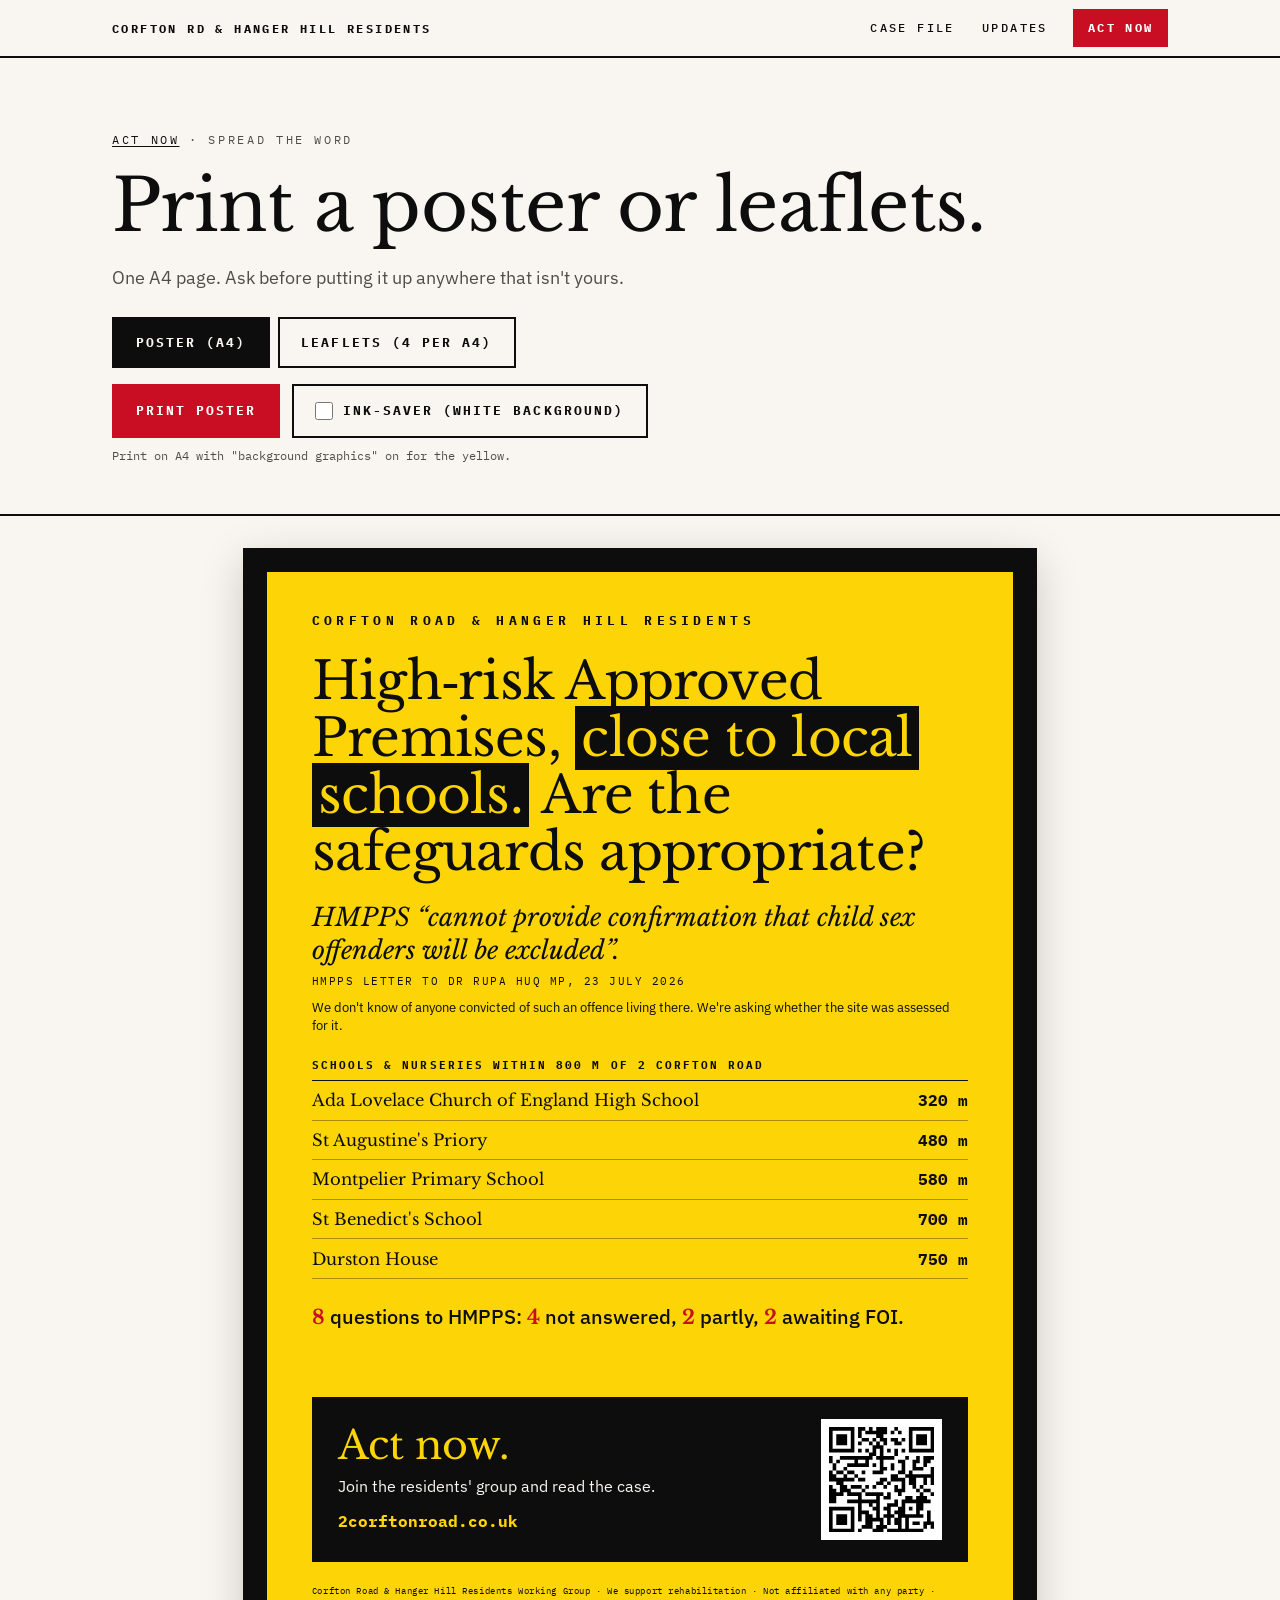
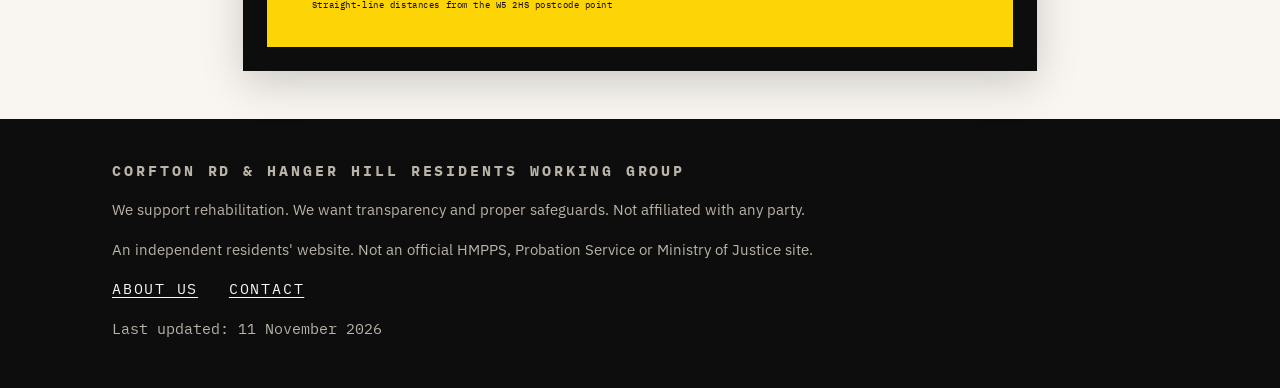
<file: poster.html>
<!doctype html>
<html lang="en-GB">
<head>
  <meta charset="utf-8">
  <meta name="viewport" content="width=device-width, initial-scale=1">
  <meta name="color-scheme" content="light dark">
  <title>Print a poster – 2 Corfton Road – Hanger Hill Residents</title>
  <meta name="description" content="A printable A4 poster about 2 Corfton Road, Ealing W5, for windows and noticeboards.">
  <meta property="og:title" content="Print a poster: 2 Corfton Road">
  <meta property="og:description" content="An A4 poster for your window or noticeboard.">
  <meta property="og:type" content="website">
  <meta property="og:url" content="https://2corftonroad.co.uk/poster.html">
  <link rel="stylesheet" href="styles.css">
</head>
<body class="poster-body">
  <a class="skip" href="#main">Skip to content</a>


  <header class="site-header">
    <div class="wrap header-inner">
      <a class="brand" href="index.html"><span class="brand-long">Corfton Rd &amp; Hanger Hill Residents</span><span class="brand-short">Corfton Rd<br>Residents</span></a>
      <nav class="site-nav" aria-label="Site">
        <a href="index.html">Case file</a>
        <a href="updates.html">Updates</a>
        <a class="nav-act" href="act.html">Act now</a>
      </nav>
    </div>
  </header>

  <main id="main">

    <section class="page-hero poster-toolbar">
      <div class="wrap">
        <p class="eyebrow"><a href="act.html">Act now</a> · Spread the word</p>
        <h1>Print a poster or leaflets.</h1>
        <p class="lead" id="mode-lead">One A4 page. Ask before putting it up anywhere that isn't yours.</p>
        <div class="mode-toggle" role="group" aria-label="What to print">
          <button type="button" class="btn" data-mode="poster" aria-pressed="true">Poster (A4)</button>
          <button type="button" class="btn" data-mode="leaflets" aria-pressed="false">Leaflets (4 per A4)</button>
        </div>
        <div class="btn-row" style="margin-top:1rem">
          <button type="button" class="btn btn-red" id="print-poster">Print poster</button>
          <label class="btn ink-toggle"><input type="checkbox" id="ink-saver"> Ink-saver (white background)</label>
        </div>
        <p class="map-hint">Print on A4 with "background graphics" on for the yellow.</p>
      </div>
    </section>

    <div class="poster-stage">
      <article class="poster" id="poster" aria-label="Poster">
        <p class="p-eyebrow">Corfton Road &amp; Hanger Hill Residents</p>
        <h2 class="p-head">High&#8209;risk Approved Premises, <span class="p-hl">close to local schools.</span> Are the safeguards appropriate?</h2>

        <blockquote class="p-quote">
          <p>HMPPS “cannot provide confirmation that child sex offenders will be excluded”.</p>
          <cite>HMPPS letter to Dr Rupa Huq MP, 23 July 2026</cite>
          <p class="p-note">We don't know of anyone convicted of such an offence living there. We're asking whether the site was assessed for it.</p>
        </blockquote>

        <div class="p-schools">
          <p class="p-label">Schools &amp; nurseries within 800 m of 2 Corfton Road</p>
          <ul id="school-list">
            <li><span class="sl-name">Ada Lovelace Church of England High School</span><span class="sl-m">320 m</span></li>
          </ul>
        </div>

        <p class="p-score"><b>8</b> questions to HMPPS: <b>4</b> not answered, <b>2</b> partly, <b>2</b> awaiting FOI.</p>

        <div class="p-cta">
          <div>
            <p class="p-cta-head">Act now.</p>
            <p>Join the residents' group and read the case.</p>
            <p class="p-url" id="poster-url">[website address]</p>
          </div>
          <div class="p-qr" id="poster-qr"><span>QR code appears here once the site has its web address</span></div>
        </div>

        <p class="p-foot">Corfton Road &amp; Hanger Hill Residents Working Group · We support rehabilitation · Not affiliated with any party · Straight-line distances from the W5 2HS postcode point</p>
      </article>
    </div>

    <!-- Leaflets: four A6 copies on one A4 sheet, with cut lines. The script fills in the other three. -->
    <div class="leaflet-stage" hidden>
      <div class="leaflet-sheet" id="leaflet-sheet">
        <div class="leaflet-cell">
          <article class="poster leaflet" aria-label="Leaflet">
            <p class="p-eyebrow">Corfton Road &amp; Hanger Hill Residents</p>
            <h2 class="p-head">High&#8209;risk Approved Premises, <span class="p-hl">close to local schools.</span> Are the safeguards appropriate?</h2>
            <blockquote class="p-quote">
              <p>HMPPS “cannot provide confirmation that child sex offenders will be excluded”.</p>
              <cite>HMPPS letter to Dr Rupa Huq MP, 23 July 2026</cite>
          <p class="p-note">We don't know of anyone convicted of such an offence living there. We're asking whether the site was assessed for it.</p>
            </blockquote>
            <div class="p-schools">
              <p class="p-label">Schools &amp; nurseries within 800 m</p>
              <ul class="leaflet-schools"></ul>
            </div>
            <p class="p-score"><b>8</b> questions: <b>4</b> not answered, <b>2</b> partly, <b>2</b> awaiting FOI.</p>
            <div class="p-cta">
              <div>
                <p class="p-cta-head">Act now.</p>
                <p>Read the case and join the residents' group.</p>
                <p class="p-url">2corftonroad.co.uk</p>
              </div>
              <div class="p-qr"></div>
            </div>
            <p class="p-foot">We support rehabilitation · Not affiliated with any party</p>
          </article>
        </div>
      </div>
    </div>

  </main>

  <footer class="site-footer">
    <div class="wrap footer-inner">
      <p class="footer-brand">Corfton Rd &amp; Hanger Hill Residents Working Group</p>
      <p>We support rehabilitation. We want transparency and proper safeguards. Not affiliated with any party.</p>
      <p>An independent residents' website. Not an official HMPPS, Probation Service or Ministry of Justice site.</p>
      <p class="footer-links"><a href="about.html">About us</a> <a href="about.html#contact">Contact</a></p>
      <p class="footer-meta">Last updated: <time datetime="2026-11-11">11 November 2026</time></p>
    </div>
  </footer>

  <script src="vendor/qrcode/qrcode.min.js"></script>
  <script src="map.js"></script>
  <script>
    (function () {
      // The address printed on the poster and in its QR code. Set this once the site has its
      // permanent web address (e.g. "https://example.org.uk/act.html"); until then the poster
      // shows a placeholder, so we never print a link that doesn't work.
      var SITE_URL = "https://2corftonroad.co.uk/";

      var urlEl = document.getElementById("poster-url");
      var qrEl = document.getElementById("poster-qr");
      if (SITE_URL && window.qrcode) {
        var qr = qrcode(0, "M");
        qr.addData(SITE_URL);
        qr.make();
        qrEl.innerHTML = qr.createSvgTag({ cellSize: 4, margin: 0, scalable: true });
        urlEl.textContent = SITE_URL.replace(/^https?:\/\//, "").replace(/\/$/, "");
      } else {
        urlEl.classList.add("todo");
      }

      // Leaflets: put the QR code in the first one, then copy it to fill the sheet (4 × A6).
      var sheet = document.getElementById("leaflet-sheet");
      var cell = sheet.querySelector(".leaflet-cell");
      if (SITE_URL && window.qrcode) cell.querySelector(".p-qr").innerHTML = qrEl.innerHTML;
      cell.querySelector(".leaflet-schools").innerHTML = document.getElementById("school-list").innerHTML;
      for (var i = 0; i < 3; i++) {
        var copy = cell.cloneNode(true);
        copy.setAttribute("aria-hidden", "true");
        sheet.appendChild(copy);
      }

      var poster = document.getElementById("poster");
      document.getElementById("ink-saver").addEventListener("change", function (e) {
        document.querySelectorAll(".poster").forEach(function (el) {
          el.classList.toggle("ink-saver", e.target.checked);
        });
      });

      // Poster / leaflets switch.
      var stages = { poster: document.querySelector(".poster-stage"), leaflets: document.querySelector(".leaflet-stage") };
      var leads = {
        poster: "One A4 page. Ask before putting it up anywhere that isn't yours.",
        leaflets: "Four leaflets on one A4 sheet. Print, then cut along the dashed lines."
      };
      var printBtn = document.getElementById("print-poster");
      function setMode(mode) {
        stages.poster.hidden = mode !== "poster";
        stages.leaflets.hidden = mode !== "leaflets";
        document.getElementById("mode-lead").textContent = leads[mode];
        printBtn.textContent = mode === "poster" ? "Print poster" : "Print leaflets";
        document.querySelectorAll("[data-mode]").forEach(function (b) {
          b.setAttribute("aria-pressed", String(b.getAttribute("data-mode") === mode));
        });
      }
      document.querySelectorAll("[data-mode]").forEach(function (b) {
        b.addEventListener("click", function () { setMode(b.getAttribute("data-mode")); });
      });
      if (location.hash === "#leaflets") setMode("leaflets");
      printBtn.addEventListener("click", function () { window.print(); });
    })();
  </script>
</body>
</html>
</file>
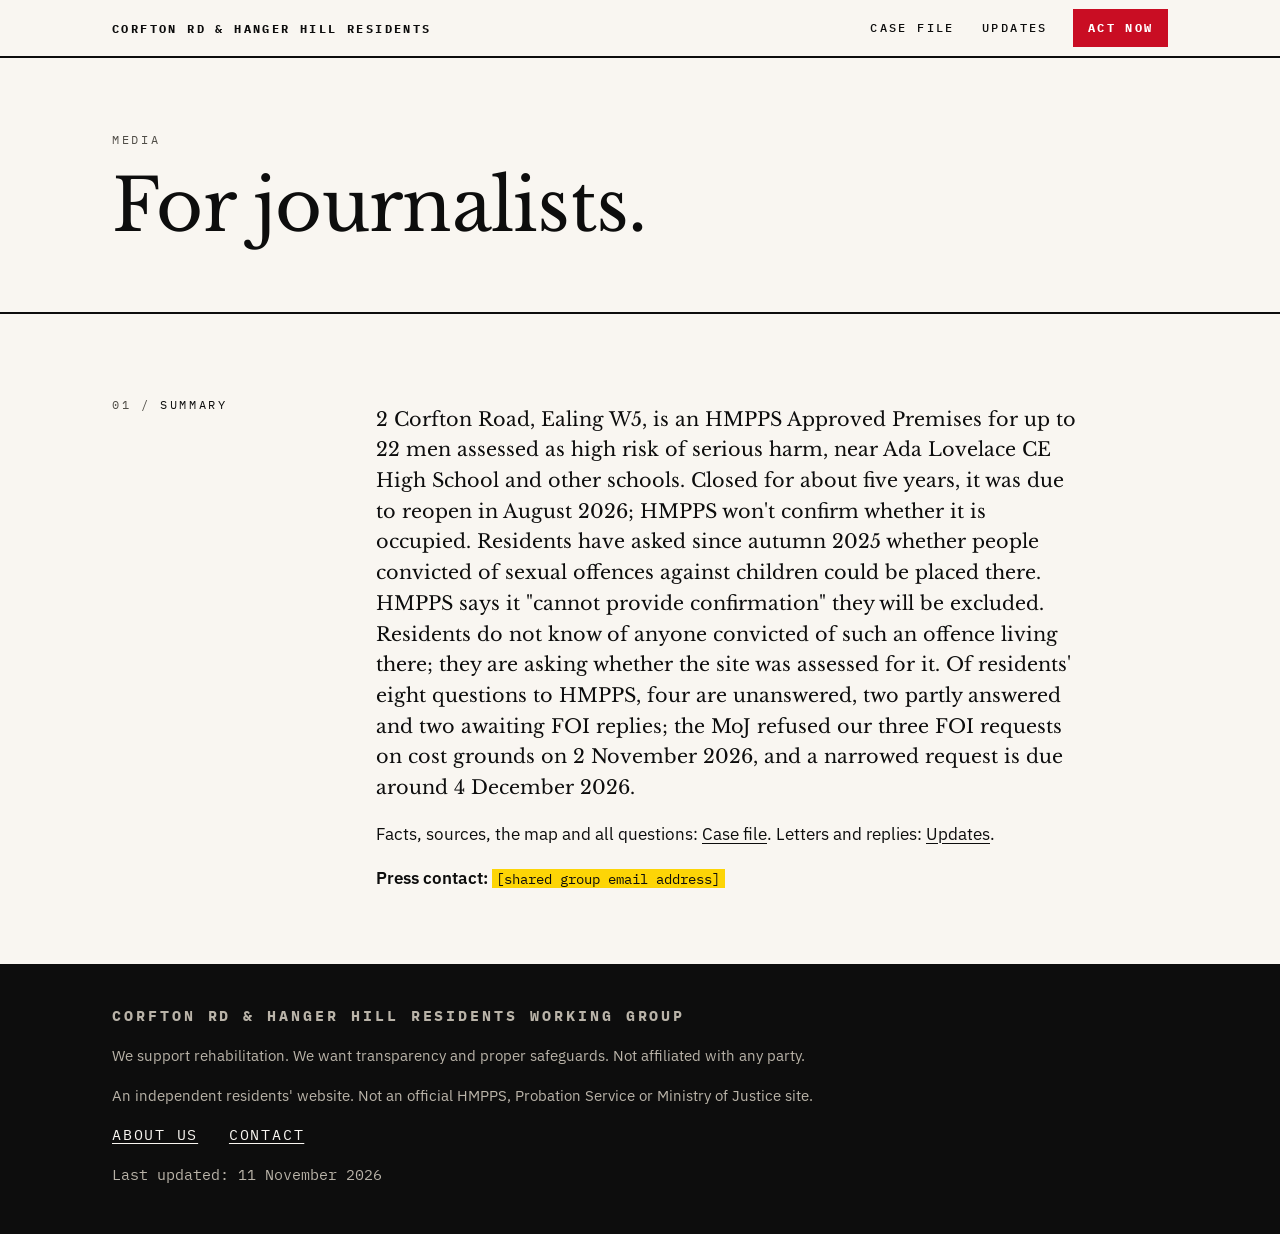
<file: press.html>
<!doctype html>
<html lang="en-GB">
<head>
  <meta charset="utf-8">
  <meta name="viewport" content="width=device-width, initial-scale=1">
  <meta name="color-scheme" content="light dark">
  <title>For journalists – 2 Corfton Road – Hanger Hill Residents</title>
  <meta name="description" content="Summary of the 2 Corfton Road Approved Premises story for journalists, with sources and press contact.">
  <meta property="og:title" content="2 Corfton Road: for journalists">
  <meta property="og:description" content="Summary, sources and press contact for the 2 Corfton Road Approved Premises story.">
  <meta property="og:type" content="website">
  <link rel="stylesheet" href="styles.css">
</head>
<body>
  <a class="skip" href="#main">Skip to content</a>


  <header class="site-header">
    <div class="wrap header-inner">
      <a class="brand" href="index.html"><span class="brand-long">Corfton Rd &amp; Hanger Hill Residents</span><span class="brand-short">Corfton Rd<br>Residents</span></a>
      <nav class="site-nav" aria-label="Site">
        <a href="index.html">Case file</a>
        <a href="updates.html">Updates</a>
        <a class="nav-act" href="act.html">Act now</a>
      </nav>
    </div>
  </header>

  <main id="main">

    <section class="page-hero">
      <div class="wrap">
        <p class="eyebrow">Media</p>
        <h1>For journalists.</h1>
      </div>
    </section>

    <section class="section" aria-labelledby="summary-h">
      <div class="wrap section-grid">
        <p class="section-label"><span>01 /</span> Summary</p>
        <div class="section-body prose">
          <h2 id="summary-h" class="sr-only">Summary</h2>
          <p class="press-summary">2 Corfton Road, Ealing W5, is an HMPPS Approved Premises for up to 22 men assessed as high risk of serious harm, near Ada Lovelace CE High School and other schools. Closed for about five years, it was due to reopen in August 2026; HMPPS won't confirm whether it is occupied. Residents have asked since autumn 2025 whether people convicted of sexual offences against children could be placed there. HMPPS says it "cannot provide confirmation" they will be excluded. Residents do not know of anyone convicted of such an offence living there; they are asking whether the site was assessed for it. Of residents' eight questions to HMPPS, four are unanswered, two partly answered and two awaiting FOI replies; the MoJ refused our three FOI requests on cost grounds on 2 November 2026, and a narrowed request is due around 4 December 2026.</p>
          <p>Facts, sources, the map and all questions: <a href="index.html">Case file</a>. Letters and replies: <a href="updates.html">Updates</a>.</p>
          <p><strong>Press contact:</strong> <span class="todo">[shared group email address]</span></p>
        </div>
      </div>
    </section>

  </main>

  <footer class="site-footer">
    <div class="wrap footer-inner">
      <p class="footer-brand">Corfton Rd &amp; Hanger Hill Residents Working Group</p>
      <p>We support rehabilitation. We want transparency and proper safeguards. Not affiliated with any party.</p>
      <p>An independent residents' website. Not an official HMPPS, Probation Service or Ministry of Justice site.</p>
      <p class="footer-links"><a href="about.html">About us</a> <a href="about.html#contact">Contact</a></p>
      <p class="footer-meta">Last updated: <time datetime="2026-11-11">11 November 2026</time></p>
    </div>
  </footer>
</body>
</html>
</file>
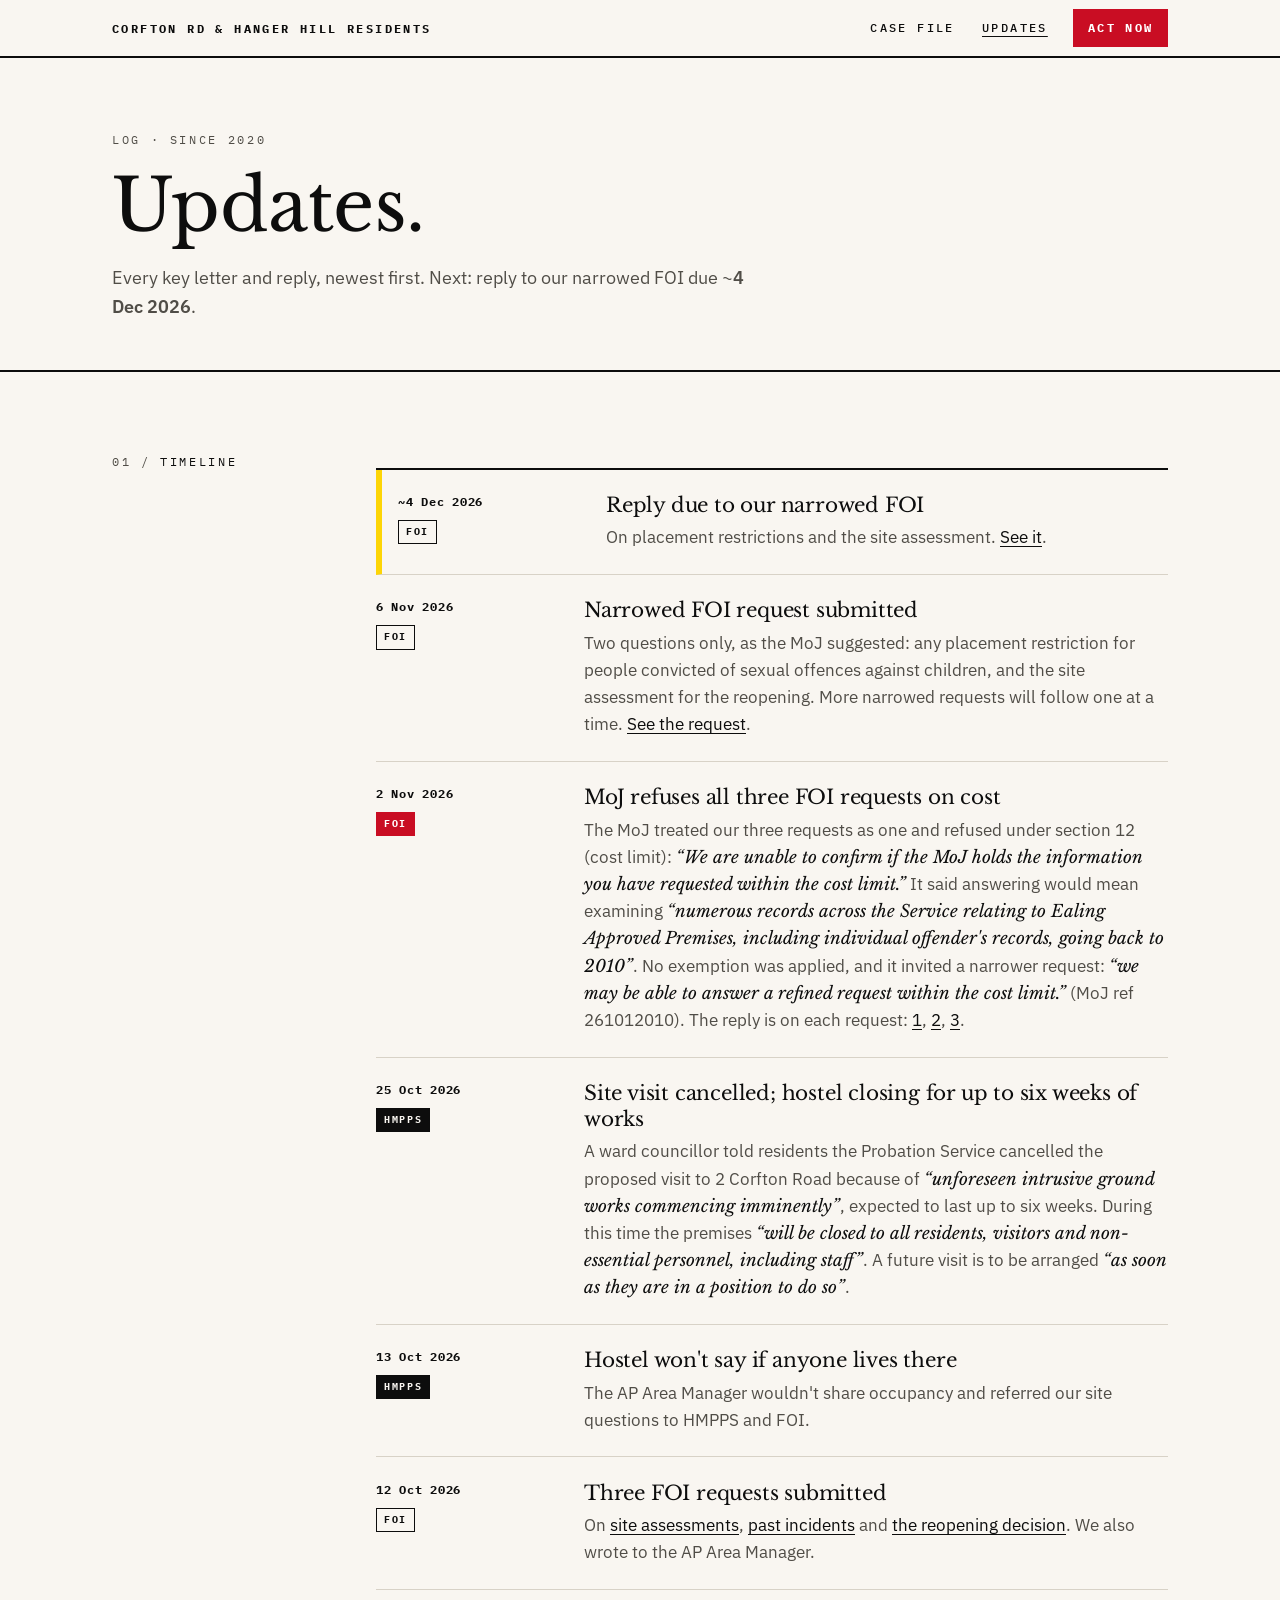
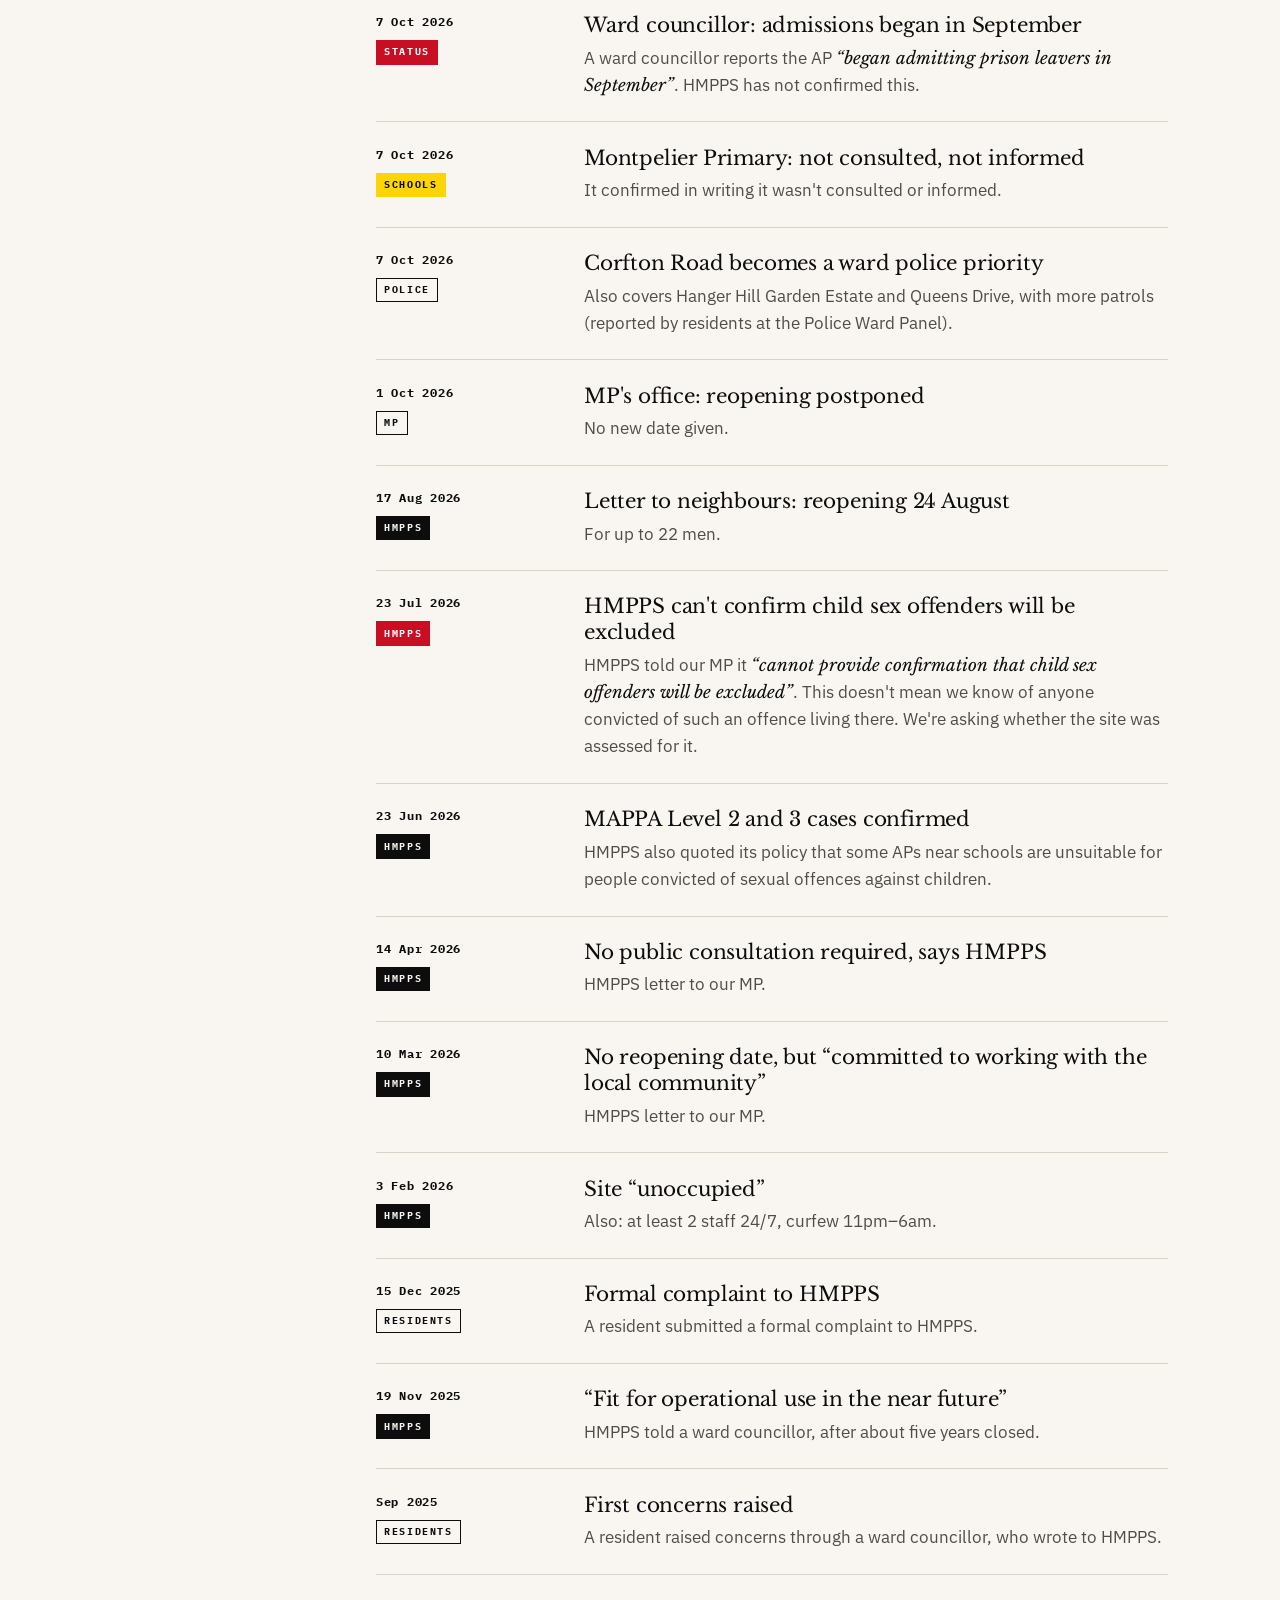
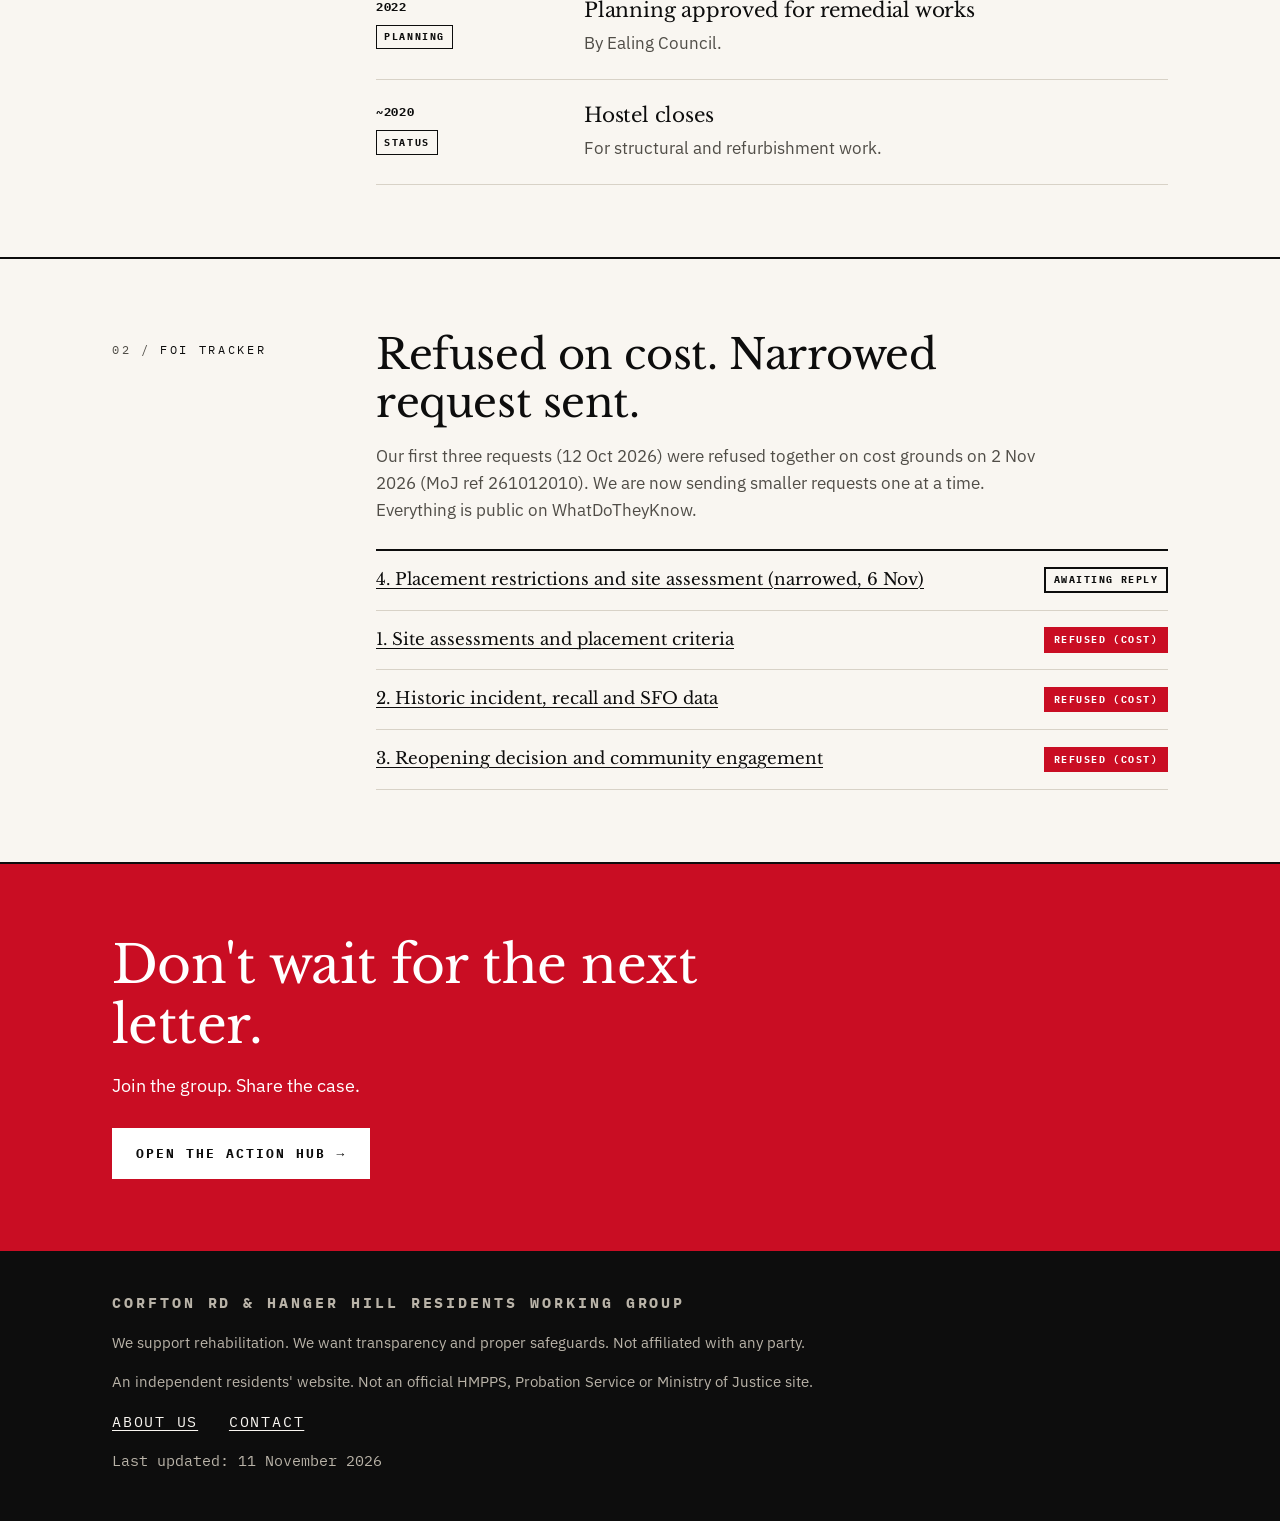
<file: updates.html>
<!doctype html>
<html lang="en-GB">
<head>
  <meta charset="utf-8">
  <meta name="viewport" content="width=device-width, initial-scale=1">
  <meta name="color-scheme" content="light dark">
  <title>Updates – 2 Corfton Road – Hanger Hill Residents</title>
  <meta name="description" content="Every key letter, reply and development on 2 Corfton Road, Ealing W5, newest first, plus our Freedom of Information requests.">
  <meta property="og:title" content="2 Corfton Road: the log">
  <meta property="og:description" content="Every key letter, reply and development on 2 Corfton Road, newest first.">
  <meta property="og:type" content="website">
  <meta property="og:url" content="https://2corftonroad.co.uk/updates.html">
  <link rel="stylesheet" href="styles.css">
</head>
<body>
  <a class="skip" href="#main">Skip to content</a>


  <header class="site-header">
    <div class="wrap header-inner">
      <a class="brand" href="index.html"><span class="brand-long">Corfton Rd &amp; Hanger Hill Residents</span><span class="brand-short">Corfton Rd<br>Residents</span></a>
      <nav class="site-nav" aria-label="Site">
        <a href="index.html">Case file</a>
        <a href="updates.html" aria-current="page">Updates</a>
        <a class="nav-act" href="act.html">Act now</a>
      </nav>
    </div>
  </header>

  <main id="main">

    <section class="page-hero">
      <div class="wrap">
        <p class="eyebrow">Log · since 2020</p>
        <h1>Updates.</h1>
        <p class="lead">Every key letter and reply, newest first. Next: reply to our narrowed FOI due ~<strong>4 Dec 2026</strong>.</p>
      </div>
    </section>

    <section class="section" id="log" aria-labelledby="log-h">
      <div class="wrap section-grid">
        <p class="section-label"><span>01 /</span> Timeline</p>
        <div class="section-body">
          <h2 id="log-h" class="sr-only">Timeline</h2>
          <ol class="log">
            <li class="log-item upcoming">
              <div class="log-meta"><time class="log-date">~4 Dec 2026</time><span class="tag tag-foi">FOI</span></div>
              <h3>Reply due to our narrowed FOI</h3>
              <p>On placement restrictions and the site assessment. <a href="#foi">See it</a>.</p>
            </li>
            <li class="log-item">
              <div class="log-meta"><time class="log-date" datetime="2026-11-06">6 Nov 2026</time><span class="tag tag-foi">FOI</span></div>
              <h3>Narrowed FOI request submitted</h3>
              <p>Two questions only, as the MoJ suggested: any placement restriction for people convicted of sexual offences against children, and the site assessment for the reopening. More narrowed requests will follow one at a time. <a href="https://www.whatdotheyknow.com/request/ealing_approved_premises_2_corft_4">See the request</a>.</p>
            </li>
            <li class="log-item">
              <div class="log-meta"><time class="log-date" datetime="2026-11-02">2 Nov 2026</time><span class="tag tag-alert">FOI</span></div>
              <h3>MoJ refuses all three FOI requests on cost</h3>
              <p>The MoJ treated our three requests as one and refused under section 12 (cost limit): <q>We are unable to confirm if the MoJ holds the information you have requested within the cost limit.</q> It said answering would mean examining <q>numerous records across the Service relating to Ealing Approved Premises, including individual offender's records, going back to 2010</q>. No exemption was applied, and it invited a narrower request: <q>we may be able to answer a refined request within the cost limit.</q> (MoJ ref 261012010). The reply is on each request: <a href="https://www.whatdotheyknow.com/request/ealing_approved_premises_2_corft">1</a>, <a href="https://www.whatdotheyknow.com/request/ealing_approved_premises_2_corft_2">2</a>, <a href="https://www.whatdotheyknow.com/request/ealing_approved_premises_2_corft_3">3</a>.</p>
            </li>
            <li class="log-item">
              <div class="log-meta"><time class="log-date" datetime="2026-10-25">25 Oct 2026</time><span class="tag tag-hmpps">HMPPS</span></div>
              <h3>Site visit cancelled; hostel closing for up to six weeks of works</h3>
              <p>A ward councillor told residents the Probation Service cancelled the proposed visit to 2 Corfton Road because of <q>unforeseen intrusive ground works commencing imminently</q>, expected to last up to six weeks. During this time the premises <q>will be closed to all residents, visitors and non-essential personnel, including staff</q>. A future visit is to be arranged <q>as soon as they are in a position to do so</q>.</p>
            </li>
            <li class="log-item">
              <div class="log-meta"><time class="log-date" datetime="2026-10-13">13 Oct 2026</time><span class="tag tag-hmpps">HMPPS</span></div>
              <h3>Hostel won't say if anyone lives there</h3>
              <p>The AP Area Manager wouldn't share occupancy and referred our site questions to HMPPS and FOI.</p>
            </li>
            <li class="log-item">
              <div class="log-meta"><time class="log-date" datetime="2026-10-12">12 Oct 2026</time><span class="tag tag-foi">FOI</span></div>
              <h3>Three FOI requests submitted</h3>
              <p>On <a href="https://www.whatdotheyknow.com/request/ealing_approved_premises_2_corft">site assessments</a>, <a href="https://www.whatdotheyknow.com/request/ealing_approved_premises_2_corft_2">past incidents</a> and <a href="https://www.whatdotheyknow.com/request/ealing_approved_premises_2_corft_3">the reopening decision</a>. We also wrote to the AP Area Manager.</p>
            </li>
            <li class="log-item">
              <div class="log-meta"><time class="log-date" datetime="2026-10-07">7 Oct 2026</time><span class="tag tag-alert">Status</span></div>
              <h3>Ward councillor: admissions began in September</h3>
              <p>A ward councillor reports the AP <q>began admitting prison leavers in September</q>. HMPPS has not confirmed this.</p>
            </li>
            <li class="log-item">
              <div class="log-meta"><time class="log-date" datetime="2026-10-07">7 Oct 2026</time><span class="tag tag-schools">Schools</span></div>
              <h3>Montpelier Primary: not consulted, not informed</h3>
              <p>It confirmed in writing it wasn't consulted or informed.</p>
            </li>
            <li class="log-item">
              <div class="log-meta"><time class="log-date" datetime="2026-10-07">7 Oct 2026</time><span class="tag">Police</span></div>
              <h3>Corfton Road becomes a ward police priority</h3>
              <p>Also covers Hanger Hill Garden Estate and Queens Drive, with more patrols (reported by residents at the Police Ward Panel).</p>
            </li>
            <li class="log-item">
              <div class="log-meta"><time class="log-date" datetime="2026-10-01">1 Oct 2026</time><span class="tag">MP</span></div>
              <h3>MP's office: reopening postponed</h3>
              <p>No new date given.</p>
            </li>
            <li class="log-item">
              <div class="log-meta"><time class="log-date" datetime="2026-08-17">17 Aug 2026</time><span class="tag tag-hmpps">HMPPS</span></div>
              <h3>Letter to neighbours: reopening 24 August</h3>
              <p>For up to 22 men.</p>
            </li>
            <li class="log-item">
              <div class="log-meta"><time class="log-date" datetime="2026-07-23">23 Jul 2026</time><span class="tag tag-alert">HMPPS</span></div>
              <h3>HMPPS can't confirm child sex offenders will be excluded</h3>
              <p>HMPPS told our MP it <q>cannot provide confirmation that child sex offenders will be excluded</q>. This doesn't mean we know of anyone convicted of such an offence living there. We're asking whether the site was assessed for it.</p>
            </li>
            <li class="log-item">
              <div class="log-meta"><time class="log-date" datetime="2026-06-23">23 Jun 2026</time><span class="tag tag-hmpps">HMPPS</span></div>
              <h3>MAPPA Level 2 and 3 cases confirmed</h3>
              <p>HMPPS also quoted its policy that some APs near schools are unsuitable for people convicted of sexual offences against children.</p>
            </li>
            <li class="log-item">
              <div class="log-meta"><time class="log-date" datetime="2026-04-14">14 Apr 2026</time><span class="tag tag-hmpps">HMPPS</span></div>
              <h3>No public consultation required, says HMPPS</h3>
              <p>HMPPS letter to our MP.</p>
            </li>
            <li class="log-item">
              <div class="log-meta"><time class="log-date" datetime="2026-03-10">10 Mar 2026</time><span class="tag tag-hmpps">HMPPS</span></div>
              <h3>No reopening date, but “committed to working with the local community”</h3>
              <p>HMPPS letter to our MP.</p>
            </li>
            <li class="log-item">
              <div class="log-meta"><time class="log-date" datetime="2026-02-03">3 Feb 2026</time><span class="tag tag-hmpps">HMPPS</span></div>
              <h3>Site “unoccupied”</h3>
              <p>Also: at least 2 staff 24/7, curfew 11pm–6am.</p>
            </li>
            <li class="log-item">
              <div class="log-meta"><time class="log-date" datetime="2025-12-15">15 Dec 2025</time><span class="tag">Residents</span></div>
              <h3>Formal complaint to HMPPS</h3>
              <p>A resident submitted a formal complaint to HMPPS.</p>
            </li>
            <li class="log-item">
              <div class="log-meta"><time class="log-date" datetime="2025-11-19">19 Nov 2025</time><span class="tag tag-hmpps">HMPPS</span></div>
              <h3>“Fit for operational use in the near future”</h3>
              <p>HMPPS told a ward councillor, after about five years closed.</p>
            </li>
            <li class="log-item">
              <div class="log-meta"><time class="log-date" datetime="2025-09">Sep 2025</time><span class="tag">Residents</span></div>
              <h3>First concerns raised</h3>
              <p>A resident raised concerns through a ward councillor, who wrote to HMPPS.</p>
            </li>
            <li class="log-item">
              <div class="log-meta"><time class="log-date">2022</time><span class="tag">Planning</span></div>
              <h3>Planning approved for remedial works</h3>
              <p>By Ealing Council.</p>
            </li>
            <li class="log-item">
              <div class="log-meta"><time class="log-date">~2020</time><span class="tag">Status</span></div>
              <h3>Hostel closes</h3>
              <p>For structural and refurbishment work.</p>
            </li>
          </ol>
        </div>
      </div>
    </section>

    <section class="section" id="foi" aria-labelledby="foi-h">
      <div class="wrap section-grid">
        <p class="section-label"><span>02 /</span> FOI tracker</p>
        <div class="section-body">
          <h2 id="foi-h">Refused on cost. Narrowed request sent.</h2>
          <p class="intro">Our first three requests (12 Oct 2026) were refused together on cost grounds on 2 Nov 2026 (MoJ ref 261012010). We are now sending smaller requests one at a time. Everything is public on WhatDoTheyKnow.</p>
          <ul class="foi">
            <li><a href="https://www.whatdotheyknow.com/request/ealing_approved_premises_2_corft_4">4. Placement restrictions and site assessment (narrowed, 6 Nov)</a><span class="badge referred">Awaiting reply</span></li>
            <li><a href="https://www.whatdotheyknow.com/request/ealing_approved_premises_2_corft">1. Site assessments and placement criteria</a><span class="badge unanswered">Refused (cost)</span></li>
            <li><a href="https://www.whatdotheyknow.com/request/ealing_approved_premises_2_corft_2">2. Historic incident, recall and SFO data</a><span class="badge unanswered">Refused (cost)</span></li>
            <li><a href="https://www.whatdotheyknow.com/request/ealing_approved_premises_2_corft_3">3. Reopening decision and community engagement</a><span class="badge unanswered">Refused (cost)</span></li>
          </ul>
        </div>
      </div>
    </section>

    <section class="cta-band" aria-labelledby="cta-h">
      <div class="wrap">
        <h2 id="cta-h">Don't wait for the next letter.</h2>
        <p>Join the group. Share the case.</p>
        <a class="btn" href="act.html">Open the action hub →</a>
      </div>
    </section>

  </main>

  <footer class="site-footer">
    <div class="wrap footer-inner">
      <p class="footer-brand">Corfton Rd &amp; Hanger Hill Residents Working Group</p>
      <p>We support rehabilitation. We want transparency and proper safeguards. Not affiliated with any party.</p>
      <p>An independent residents' website. Not an official HMPPS, Probation Service or Ministry of Justice site.</p>
      <p class="footer-links"><a href="about.html">About us</a> <a href="about.html#contact">Contact</a></p>
      <p class="footer-meta">Last updated: <time datetime="2026-11-11">11 November 2026</time></p>
    </div>
  </footer>
</body>
</html>
</file>
<file: vendor/leaflet/leaflet.css>
/* required styles */

.leaflet-pane,
.leaflet-tile,
.leaflet-marker-icon,
.leaflet-marker-shadow,
.leaflet-tile-container,
.leaflet-pane > svg,
.leaflet-pane > canvas,
.leaflet-zoom-box,
.leaflet-image-layer,
.leaflet-layer {
	position: absolute;
	left: 0;
	top: 0;
	}
.leaflet-container {
	overflow: hidden;
	}
.leaflet-tile,
.leaflet-marker-icon,
.leaflet-marker-shadow {
	-webkit-user-select: none;
	   -moz-user-select: none;
	        user-select: none;
	  -webkit-user-drag: none;
	}
/* Prevents IE11 from highlighting tiles in blue */
.leaflet-tile::selection {
	background: transparent;
}
/* Safari renders non-retina tile on retina better with this, but Chrome is worse */
.leaflet-safari .leaflet-tile {
	image-rendering: -webkit-optimize-contrast;
	}
/* hack that prevents hw layers "stretching" when loading new tiles */
.leaflet-safari .leaflet-tile-container {
	width: 1600px;
	height: 1600px;
	-webkit-transform-origin: 0 0;
	}
.leaflet-marker-icon,
.leaflet-marker-shadow {
	display: block;
	}
/* .leaflet-container svg: reset svg max-width decleration shipped in Joomla! (joomla.org) 3.x */
/* .leaflet-container img: map is broken in FF if you have max-width: 100% on tiles */
.leaflet-container .leaflet-overlay-pane svg {
	max-width: none !important;
	max-height: none !important;
	}
.leaflet-container .leaflet-marker-pane img,
.leaflet-container .leaflet-shadow-pane img,
.leaflet-container .leaflet-tile-pane img,
.leaflet-container img.leaflet-image-layer,
.leaflet-container .leaflet-tile {
	max-width: none !important;
	max-height: none !important;
	width: auto;
	padding: 0;
	}

.leaflet-container img.leaflet-tile {
	/* See: https://bugs.chromium.org/p/chromium/issues/detail?id=600120 */
	mix-blend-mode: plus-lighter;
}

.leaflet-container.leaflet-touch-zoom {
	-ms-touch-action: pan-x pan-y;
	touch-action: pan-x pan-y;
	}
.leaflet-container.leaflet-touch-drag {
	-ms-touch-action: pinch-zoom;
	/* Fallback for FF which doesn't support pinch-zoom */
	touch-action: none;
	touch-action: pinch-zoom;
}
.leaflet-container.leaflet-touch-drag.leaflet-touch-zoom {
	-ms-touch-action: none;
	touch-action: none;
}
.leaflet-container {
	-webkit-tap-highlight-color: transparent;
}
.leaflet-container a {
	-webkit-tap-highlight-color: rgba(51, 181, 229, 0.4);
}
.leaflet-tile {
	filter: inherit;
	visibility: hidden;
	}
.leaflet-tile-loaded {
	visibility: inherit;
	}
.leaflet-zoom-box {
	width: 0;
	height: 0;
	-moz-box-sizing: border-box;
	     box-sizing: border-box;
	z-index: 800;
	}
/* workaround for https://bugzilla.mozilla.org/show_bug.cgi?id=888319 */
.leaflet-overlay-pane svg {
	-moz-user-select: none;
	}

.leaflet-pane         { z-index: 400; }

.leaflet-tile-pane    { z-index: 200; }
.leaflet-overlay-pane { z-index: 400; }
.leaflet-shadow-pane  { z-index: 500; }
.leaflet-marker-pane  { z-index: 600; }
.leaflet-tooltip-pane   { z-index: 650; }
.leaflet-popup-pane   { z-index: 700; }

.leaflet-map-pane canvas { z-index: 100; }
.leaflet-map-pane svg    { z-index: 200; }

.leaflet-vml-shape {
	width: 1px;
	height: 1px;
	}
.lvml {
	behavior: url(#default#VML);
	display: inline-block;
	position: absolute;
	}


/* control positioning */

.leaflet-control {
	position: relative;
	z-index: 800;
	pointer-events: visiblePainted; /* IE 9-10 doesn't have auto */
	pointer-events: auto;
	}
.leaflet-top,
.leaflet-bottom {
	position: absolute;
	z-index: 1000;
	pointer-events: none;
	}
.leaflet-top {
	top: 0;
	}
.leaflet-right {
	right: 0;
	}
.leaflet-bottom {
	bottom: 0;
	}
.leaflet-left {
	left: 0;
	}
.leaflet-control {
	float: left;
	clear: both;
	}
.leaflet-right .leaflet-control {
	float: right;
	}
.leaflet-top .leaflet-control {
	margin-top: 10px;
	}
.leaflet-bottom .leaflet-control {
	margin-bottom: 10px;
	}
.leaflet-left .leaflet-control {
	margin-left: 10px;
	}
.leaflet-right .leaflet-control {
	margin-right: 10px;
	}


/* zoom and fade animations */

.leaflet-fade-anim .leaflet-popup {
	opacity: 0;
	-webkit-transition: opacity 0.2s linear;
	   -moz-transition: opacity 0.2s linear;
	        transition: opacity 0.2s linear;
	}
.leaflet-fade-anim .leaflet-map-pane .leaflet-popup {
	opacity: 1;
	}
.leaflet-zoom-animated {
	-webkit-transform-origin: 0 0;
	    -ms-transform-origin: 0 0;
	        transform-origin: 0 0;
	}
svg.leaflet-zoom-animated {
	will-change: transform;
}

.leaflet-zoom-anim .leaflet-zoom-animated {
	-webkit-transition: -webkit-transform 0.25s cubic-bezier(0,0,0.25,1);
	   -moz-transition:    -moz-transform 0.25s cubic-bezier(0,0,0.25,1);
	        transition:         transform 0.25s cubic-bezier(0,0,0.25,1);
	}
.leaflet-zoom-anim .leaflet-tile,
.leaflet-pan-anim .leaflet-tile {
	-webkit-transition: none;
	   -moz-transition: none;
	        transition: none;
	}

.leaflet-zoom-anim .leaflet-zoom-hide {
	visibility: hidden;
	}


/* cursors */

.leaflet-interactive {
	cursor: pointer;
	}
.leaflet-grab {
	cursor: -webkit-grab;
	cursor:    -moz-grab;
	cursor:         grab;
	}
.leaflet-crosshair,
.leaflet-crosshair .leaflet-interactive {
	cursor: crosshair;
	}
.leaflet-popup-pane,
.leaflet-control {
	cursor: auto;
	}
.leaflet-dragging .leaflet-grab,
.leaflet-dragging .leaflet-grab .leaflet-interactive,
.leaflet-dragging .leaflet-marker-draggable {
	cursor: move;
	cursor: -webkit-grabbing;
	cursor:    -moz-grabbing;
	cursor:         grabbing;
	}

/* marker & overlays interactivity */
.leaflet-marker-icon,
.leaflet-marker-shadow,
.leaflet-image-layer,
.leaflet-pane > svg path,
.leaflet-tile-container {
	pointer-events: none;
	}

.leaflet-marker-icon.leaflet-interactive,
.leaflet-image-layer.leaflet-interactive,
.leaflet-pane > svg path.leaflet-interactive,
svg.leaflet-image-layer.leaflet-interactive path {
	pointer-events: visiblePainted; /* IE 9-10 doesn't have auto */
	pointer-events: auto;
	}

/* visual tweaks */

.leaflet-container {
	background: #ddd;
	outline-offset: 1px;
	}
.leaflet-container a {
	color: #0078A8;
	}
.leaflet-zoom-box {
	border: 2px dotted #38f;
	background: rgba(255,255,255,0.5);
	}


/* general typography */
.leaflet-container {
	font-family: "Helvetica Neue", Arial, Helvetica, sans-serif;
	font-size: 12px;
	font-size: 0.75rem;
	line-height: 1.5;
	}


/* general toolbar styles */

.leaflet-bar {
	box-shadow: 0 1px 5px rgba(0,0,0,0.65);
	border-radius: 4px;
	}
.leaflet-bar a {
	background-color: #fff;
	border-bottom: 1px solid #ccc;
	width: 26px;
	height: 26px;
	line-height: 26px;
	display: block;
	text-align: center;
	text-decoration: none;
	color: black;
	}
.leaflet-bar a,
.leaflet-control-layers-toggle {
	background-position: 50% 50%;
	background-repeat: no-repeat;
	display: block;
	}
.leaflet-bar a:hover,
.leaflet-bar a:focus {
	background-color: #f4f4f4;
	}
.leaflet-bar a:first-child {
	border-top-left-radius: 4px;
	border-top-right-radius: 4px;
	}
.leaflet-bar a:last-child {
	border-bottom-left-radius: 4px;
	border-bottom-right-radius: 4px;
	border-bottom: none;
	}
.leaflet-bar a.leaflet-disabled {
	cursor: default;
	background-color: #f4f4f4;
	color: #bbb;
	}

.leaflet-touch .leaflet-bar a {
	width: 30px;
	height: 30px;
	line-height: 30px;
	}
.leaflet-touch .leaflet-bar a:first-child {
	border-top-left-radius: 2px;
	border-top-right-radius: 2px;
	}
.leaflet-touch .leaflet-bar a:last-child {
	border-bottom-left-radius: 2px;
	border-bottom-right-radius: 2px;
	}

/* zoom control */

.leaflet-control-zoom-in,
.leaflet-control-zoom-out {
	font: bold 18px 'Lucida Console', Monaco, monospace;
	text-indent: 1px;
	}

.leaflet-touch .leaflet-control-zoom-in, .leaflet-touch .leaflet-control-zoom-out  {
	font-size: 22px;
	}


/* layers control */

.leaflet-control-layers {
	box-shadow: 0 1px 5px rgba(0,0,0,0.4);
	background: #fff;
	border-radius: 5px;
	}
.leaflet-control-layers-toggle {
	background-image: url(images/layers.png);
	width: 36px;
	height: 36px;
	}
.leaflet-retina .leaflet-control-layers-toggle {
	background-image: url(images/layers-2x.png);
	background-size: 26px 26px;
	}
.leaflet-touch .leaflet-control-layers-toggle {
	width: 44px;
	height: 44px;
	}
.leaflet-control-layers .leaflet-control-layers-list,
.leaflet-control-layers-expanded .leaflet-control-layers-toggle {
	display: none;
	}
.leaflet-control-layers-expanded .leaflet-control-layers-list {
	display: block;
	position: relative;
	}
.leaflet-control-layers-expanded {
	padding: 6px 10px 6px 6px;
	color: #333;
	background: #fff;
	}
.leaflet-control-layers-scrollbar {
	overflow-y: scroll;
	overflow-x: hidden;
	padding-right: 5px;
	}
.leaflet-control-layers-selector {
	margin-top: 2px;
	position: relative;
	top: 1px;
	}
.leaflet-control-layers label {
	display: block;
	font-size: 13px;
	font-size: 1.08333em;
	}
.leaflet-control-layers-separator {
	height: 0;
	border-top: 1px solid #ddd;
	margin: 5px -10px 5px -6px;
	}

/* Default icon URLs */
.leaflet-default-icon-path { /* used only in path-guessing heuristic, see L.Icon.Default */
	background-image: url(images/marker-icon.png);
	}


/* attribution and scale controls */

.leaflet-container .leaflet-control-attribution {
	background: #fff;
	background: rgba(255, 255, 255, 0.8);
	margin: 0;
	}
.leaflet-control-attribution,
.leaflet-control-scale-line {
	padding: 0 5px;
	color: #333;
	line-height: 1.4;
	}
.leaflet-control-attribution a {
	text-decoration: none;
	}
.leaflet-control-attribution a:hover,
.leaflet-control-attribution a:focus {
	text-decoration: underline;
	}
.leaflet-attribution-flag {
	display: inline !important;
	vertical-align: baseline !important;
	width: 1em;
	height: 0.6669em;
	}
.leaflet-left .leaflet-control-scale {
	margin-left: 5px;
	}
.leaflet-bottom .leaflet-control-scale {
	margin-bottom: 5px;
	}
.leaflet-control-scale-line {
	border: 2px solid #777;
	border-top: none;
	line-height: 1.1;
	padding: 2px 5px 1px;
	white-space: nowrap;
	-moz-box-sizing: border-box;
	     box-sizing: border-box;
	background: rgba(255, 255, 255, 0.8);
	text-shadow: 1px 1px #fff;
	}
.leaflet-control-scale-line:not(:first-child) {
	border-top: 2px solid #777;
	border-bottom: none;
	margin-top: -2px;
	}
.leaflet-control-scale-line:not(:first-child):not(:last-child) {
	border-bottom: 2px solid #777;
	}

.leaflet-touch .leaflet-control-attribution,
.leaflet-touch .leaflet-control-layers,
.leaflet-touch .leaflet-bar {
	box-shadow: none;
	}
.leaflet-touch .leaflet-control-layers,
.leaflet-touch .leaflet-bar {
	border: 2px solid rgba(0,0,0,0.2);
	background-clip: padding-box;
	}


/* popup */

.leaflet-popup {
	position: absolute;
	text-align: center;
	margin-bottom: 20px;
	}
.leaflet-popup-content-wrapper {
	padding: 1px;
	text-align: left;
	border-radius: 12px;
	}
.leaflet-popup-content {
	margin: 13px 24px 13px 20px;
	line-height: 1.3;
	font-size: 13px;
	font-size: 1.08333em;
	min-height: 1px;
	}
.leaflet-popup-content p {
	margin: 17px 0;
	margin: 1.3em 0;
	}
.leaflet-popup-tip-container {
	width: 40px;
	height: 20px;
	position: absolute;
	left: 50%;
	margin-top: -1px;
	margin-left: -20px;
	overflow: hidden;
	pointer-events: none;
	}
.leaflet-popup-tip {
	width: 17px;
	height: 17px;
	padding: 1px;

	margin: -10px auto 0;
	pointer-events: auto;

	-webkit-transform: rotate(45deg);
	   -moz-transform: rotate(45deg);
	    -ms-transform: rotate(45deg);
	        transform: rotate(45deg);
	}
.leaflet-popup-content-wrapper,
.leaflet-popup-tip {
	background: white;
	color: #333;
	box-shadow: 0 3px 14px rgba(0,0,0,0.4);
	}
.leaflet-container a.leaflet-popup-close-button {
	position: absolute;
	top: 0;
	right: 0;
	border: none;
	text-align: center;
	width: 24px;
	height: 24px;
	font: 16px/24px Tahoma, Verdana, sans-serif;
	color: #757575;
	text-decoration: none;
	background: transparent;
	}
.leaflet-container a.leaflet-popup-close-button:hover,
.leaflet-container a.leaflet-popup-close-button:focus {
	color: #585858;
	}
.leaflet-popup-scrolled {
	overflow: auto;
	}

.leaflet-oldie .leaflet-popup-content-wrapper {
	-ms-zoom: 1;
	}
.leaflet-oldie .leaflet-popup-tip {
	width: 24px;
	margin: 0 auto;

	-ms-filter: "progid:DXImageTransform.Microsoft.Matrix(M11=0.70710678, M12=0.70710678, M21=-0.70710678, M22=0.70710678)";
	filter: progid:DXImageTransform.Microsoft.Matrix(M11=0.70710678, M12=0.70710678, M21=-0.70710678, M22=0.70710678);
	}

.leaflet-oldie .leaflet-control-zoom,
.leaflet-oldie .leaflet-control-layers,
.leaflet-oldie .leaflet-popup-content-wrapper,
.leaflet-oldie .leaflet-popup-tip {
	border: 1px solid #999;
	}


/* div icon */

.leaflet-div-icon {
	background: #fff;
	border: 1px solid #666;
	}


/* Tooltip */
/* Base styles for the element that has a tooltip */
.leaflet-tooltip {
	position: absolute;
	padding: 6px;
	background-color: #fff;
	border: 1px solid #fff;
	border-radius: 3px;
	color: #222;
	white-space: nowrap;
	-webkit-user-select: none;
	-moz-user-select: none;
	-ms-user-select: none;
	user-select: none;
	pointer-events: none;
	box-shadow: 0 1px 3px rgba(0,0,0,0.4);
	}
.leaflet-tooltip.leaflet-interactive {
	cursor: pointer;
	pointer-events: auto;
	}
.leaflet-tooltip-top:before,
.leaflet-tooltip-bottom:before,
.leaflet-tooltip-left:before,
.leaflet-tooltip-right:before {
	position: absolute;
	pointer-events: none;
	border: 6px solid transparent;
	background: transparent;
	content: "";
	}

/* Directions */

.leaflet-tooltip-bottom {
	margin-top: 6px;
}
.leaflet-tooltip-top {
	margin-top: -6px;
}
.leaflet-tooltip-bottom:before,
.leaflet-tooltip-top:before {
	left: 50%;
	margin-left: -6px;
	}
.leaflet-tooltip-top:before {
	bottom: 0;
	margin-bottom: -12px;
	border-top-color: #fff;
	}
.leaflet-tooltip-bottom:before {
	top: 0;
	margin-top: -12px;
	margin-left: -6px;
	border-bottom-color: #fff;
	}
.leaflet-tooltip-left {
	margin-left: -6px;
}
.leaflet-tooltip-right {
	margin-left: 6px;
}
.leaflet-tooltip-left:before,
.leaflet-tooltip-right:before {
	top: 50%;
	margin-top: -6px;
	}
.leaflet-tooltip-left:before {
	right: 0;
	margin-right: -12px;
	border-left-color: #fff;
	}
.leaflet-tooltip-right:before {
	left: 0;
	margin-left: -12px;
	border-right-color: #fff;
	}

/* Printing */

@media print {
	/* Prevent printers from removing background-images of controls. */
	.leaflet-control {
		-webkit-print-color-adjust: exact;
		print-color-adjust: exact;
		}
	}
</file>
<file: styles.css>
/* ---------- Fonts (self-hosted, SIL Open Font License) ---------- */
@font-face { font-family: "Libre Baskerville"; font-weight: 400; font-style: normal; font-display: swap; src: url("fonts/libre-baskerville-latin-400-normal.woff2") format("woff2"); }
@font-face { font-family: "Libre Baskerville"; font-weight: 400; font-style: italic; font-display: swap; src: url("fonts/libre-baskerville-latin-400-italic.woff2") format("woff2"); }
@font-face { font-family: "Libre Baskerville"; font-weight: 700; font-style: normal; font-display: swap; src: url("fonts/libre-baskerville-latin-700-normal.woff2") format("woff2"); }
@font-face { font-family: "IBM Plex Sans"; font-weight: 400; font-display: swap; src: url("fonts/ibm-plex-sans-latin-400-normal.woff2") format("woff2"); }
@font-face { font-family: "IBM Plex Sans"; font-weight: 500; font-display: swap; src: url("fonts/ibm-plex-sans-latin-500-normal.woff2") format("woff2"); }
@font-face { font-family: "IBM Plex Sans"; font-weight: 600; font-display: swap; src: url("fonts/ibm-plex-sans-latin-600-normal.woff2") format("woff2"); }
@font-face { font-family: "IBM Plex Mono"; font-weight: 400; font-display: swap; src: url("fonts/ibm-plex-mono-latin-400-normal.woff2") format("woff2"); }
@font-face { font-family: "IBM Plex Mono"; font-weight: 500; font-display: swap; src: url("fonts/ibm-plex-mono-latin-500-normal.woff2") format("woff2"); }
@font-face { font-family: "IBM Plex Mono"; font-weight: 700; font-display: swap; src: url("fonts/ibm-plex-mono-latin-700-normal.woff2") format("woff2"); }

/* ---------- Tokens ---------- */
:root {
  --serif: "Libre Baskerville", Georgia, "Times New Roman", serif;
  --sans: "IBM Plex Sans", system-ui, -apple-system, "Segoe UI", Roboto, sans-serif;
  --mono: "IBM Plex Mono", ui-monospace, "SFMono-Regular", Menlo, Consolas, monospace;

  --bg: #f9f6f1;          /* case-file paper */
  --card: #fffdfa;
  --ink: #0d0d0d;
  --muted: #504d47;
  --rule: #0d0d0d;        /* hard black rules */
  --hair: #d8d2c7;        /* soft dividers */
  --signal: #fdd506;      /* highlighter yellow */
  --alarm: #c90d23;       /* Act now red */
  --alarm-hover: #a50a1c;
  --band: #0d0d0d;        /* black bands: quote, act hero, footer */
  --band-text: #f9f6f1;
  --band-muted: #b9b3a8;
  --link: #0d0d0d;
  --pop: #0d0d0d;         /* big numbers: ink in light, yellow in dark */
  --pop-soft: #504d47;    /* small labels: grey in light, yellow in dark */

  --wrap: 72rem;
  --gutter: 1rem;

  /* We ship our own dark palette, so stop phone browsers auto-darkening the light one. */
  color-scheme: light dark;
}

@media (prefers-color-scheme: dark) {
  :root:not([data-theme="light"]) {
    --bg: #111110;
    --card: #1a1918;
    --ink: #f3efe7;
    --muted: #b5afa5;
    --rule: #f3efe7;
    --hair: #34322e;
    --alarm: #d4142c;
    --alarm-hover: #e8304a;
    --band: #000;
    --band-text: #f3efe7;
    --band-muted: #a8a297;
    --link: #f3efe7;
    --pop: #fdd506;
    --pop-soft: #fdd506;
  }
}
:root[data-theme="dark"] {
  --bg: #111110; --card: #1a1918; --ink: #f3efe7; --muted: #b5afa5; --rule: #f3efe7; --hair: #34322e;
  --alarm: #d4142c; --alarm-hover: #e8304a; --band: #000; --band-text: #f3efe7; --band-muted: #a8a297; --link: #f3efe7;
  --pop: #fdd506; --pop-soft: #fdd506;
}

@media (min-width: 40em) { :root { --gutter: 2rem; } }
@media (min-width: 64em) { :root { --gutter: 3rem; } }

/* ---------- Base ---------- */
*, *::before, *::after { box-sizing: border-box; }
html { -webkit-text-size-adjust: 100%; scroll-padding-top: 4.5rem; }
body {
  margin: 0;
  background: var(--bg);
  color: var(--ink);
  font-family: var(--sans);
  font-size: 1.0625rem;
  line-height: 1.6;
  -webkit-font-smoothing: antialiased;
  overflow-x: hidden;
}
img, svg { max-width: 100%; }
a { color: var(--link); text-decoration-thickness: 1px; text-underline-offset: .18em; }
a:hover { text-decoration-thickness: 2px; }
:focus-visible { outline: 3px solid var(--signal); outline-offset: 2px; box-shadow: 0 0 0 5px var(--ink); }
h1, h2, h3 { font-family: var(--serif); font-weight: 400; line-height: 1.15; margin: 0; letter-spacing: -.01em; }
p, ul, ol, dl { margin: 0; }
strong { font-weight: 600; }

.wrap { max-width: var(--wrap); margin: 0 auto; padding: 0 var(--gutter); }

.sr-only { position: absolute; width: 1px; height: 1px; padding: 0; margin: -1px; overflow: hidden; clip: rect(0 0 0 0); white-space: nowrap; border: 0; }
.skip { position: absolute; left: -999px; top: 0; z-index: 100; background: var(--signal); color: #0d0d0d; padding: .6rem 1rem; font-family: var(--mono); font-weight: 700; }
.skip:focus { left: .5rem; top: .5rem; }

.eyebrow, .label {
  font-family: var(--mono);
  font-size: .75rem;
  font-weight: 400;
  letter-spacing: .22em;
  text-transform: uppercase;
  color: var(--pop-soft);
}

/* The yellow highlighter. Draws in once on load. */
mark, .hl {
  background: linear-gradient(var(--signal), var(--signal)) no-repeat 0 0 / 100% 100%;
  color: #0d0d0d;
  padding: 0 .08em;
  -webkit-box-decoration-break: clone;
  box-decoration-break: clone;
}
@media (prefers-reduced-motion: no-preference) {
  h1 mark { animation: highlight .7s cubic-bezier(.6, 0, .2, 1) .25s both; }
  @keyframes highlight { from { background-size: 0 100%; } to { background-size: 100% 100%; } }
}

.todo { background: var(--signal); color: #0d0d0d; padding: 0 .3em; font-family: var(--mono); font-size: .85em; }

/* ---------- Header ---------- */
.site-header {
  position: sticky;
  top: 0;
  z-index: 1000;
  background: var(--bg);
  border-bottom: 2px solid var(--rule);
}
.header-inner {
  display: flex;
  align-items: center;
  justify-content: space-between;
  gap: .75rem;
  min-height: 3.5rem;
}
.brand {
  font-family: var(--mono);
  font-weight: 700;
  font-size: .72rem;
  letter-spacing: .16em;
  text-transform: uppercase;
  text-decoration: none;
  color: var(--ink);
  line-height: 1.25;
  white-space: nowrap;
}
.brand-long { display: none; }
@media (max-width: 23.5em) {
  .site-nav a { letter-spacing: .06em; padding-left: .35rem; padding-right: .35rem; }
  .site-nav .nav-act { padding-left: .55rem; padding-right: .55rem; margin-left: .2rem; }
}
@media (min-width: 48em) {
  .brand { font-size: .75rem; letter-spacing: .2em; }
  .brand-short { display: none; }
  .brand-long { display: inline; }
}
.site-nav { display: flex; align-items: center; gap: .1rem; }
.site-nav a {
  font-family: var(--mono);
  font-size: .7rem;
  font-weight: 500;
  letter-spacing: .12em;
  text-transform: uppercase;
  text-decoration: none;
  color: var(--ink);
  padding: .55rem .45rem;
  white-space: nowrap;
}
.site-nav a:hover { text-decoration: underline; text-decoration-thickness: 2px; text-underline-offset: .35em; }
.site-nav a[aria-current="page"]:not(.nav-act) { text-decoration: underline; text-decoration-thickness: 1px; text-underline-offset: .35em; }
.site-nav .nav-act {
  background: var(--alarm);
  color: #fff;
  font-weight: 700;
  padding: .55rem .75rem;
  margin-left: .35rem;
  text-decoration: none;
}
.site-nav .nav-act:hover { background: var(--alarm-hover); text-decoration: none; }
.site-nav .nav-act[aria-current="page"] { box-shadow: inset 0 -3px 0 #0d0d0d; }
@media (min-width: 40em) {
  .site-nav { gap: .5rem; }
  .site-nav a { font-size: .75rem; letter-spacing: .2em; padding: .55rem .6rem; }
  .site-nav .nav-act { padding: .6rem .9rem; margin-left: .5rem; }
}

/* ---------- Buttons ---------- */
.btn {
  display: inline-flex;
  align-items: center;
  justify-content: center;
  gap: .5em;
  font-family: var(--mono);
  font-size: .8rem;
  font-weight: 700;
  letter-spacing: .16em;
  text-transform: uppercase;
  text-decoration: none;
  line-height: 1.2;
  padding: 1rem 1.35rem;
  border: 2px solid var(--rule);
  background: transparent;
  color: var(--ink);
  cursor: pointer;
  transition: background-color .12s, color .12s, transform .08s;
}
.btn:hover { background: var(--ink); color: var(--bg); text-decoration: none; }
.btn:active { transform: translateY(1px); }
.btn-red { background: var(--alarm); border-color: var(--alarm); color: #fff; }
.btn-red:hover { background: var(--alarm-hover); border-color: var(--alarm-hover); color: #fff; }
.btn-ink { background: var(--ink); color: var(--bg); }
.btn-ink:hover { background: transparent; color: var(--ink); }
.btn[aria-disabled="true"], .btn:disabled { opacity: .45; cursor: not-allowed; pointer-events: none; }
.btn-row { display: flex; flex-wrap: wrap; gap: .75rem; }

/* ---------- Hero ---------- */
.hero { padding: 3rem 0 2.5rem; }
.hero h1 {
  font-size: clamp(2.2rem, 8.4vw, 4.6rem);
  line-height: 1.12;
  margin: 1.1rem 0 1.5rem;
  max-width: 15ch;
}
.hero .lead {
  font-size: 1.125rem;
  color: var(--muted);
  max-width: 40rem;
}
.hero .lead strong { color: var(--ink); }
.hero .lead + .lead { margin-top: 1rem; }
/* The one sentence that matters most: bigger, serif, red rule. */
.hero-key {
  font-family: var(--serif); font-weight: 700;
  font-size: clamp(1.45rem, 5.6vw, 2.2rem); line-height: 1.25;
  color: var(--ink); max-width: 30ch;
  margin: 1.25rem 0; padding-left: .9rem; border-left: 6px solid var(--alarm);
}
.hero .btn-row { margin-top: 2rem; }
/* Under the key sentence: what it does and doesn't mean. */
.hero-note { color: var(--ink); max-width: 40rem; margin: -.25rem 0 1.25rem; font-size: 1.1rem; }
/* Our aims: straight after the hero, before the figures. */
.aims { padding: 0 0 2.5rem; }
.aims .asks { margin-top: .75rem; max-width: 46rem; }
.aims .principle { margin-top: 1.25rem; }
@media (min-width: 48em) {
  .hero { padding: 5rem 0 3.5rem; }
  .hero h1 { max-width: 17ch; }
  .hero .lead { font-size: 1.2rem; }
}
.page-hero { padding: 3rem 0 2rem; border-bottom: 2px solid var(--rule); }
.page-hero h1 { font-size: clamp(2.6rem, 9vw, 4.5rem); margin: 1rem 0 1rem; }
.page-hero .lead { color: var(--muted); font-size: 1.125rem; max-width: 40rem; }
.page-hero .lead + .lead { margin-top: 1rem; }
@media (min-width: 48em) { .page-hero { padding: 4.5rem 0 3rem; } }

/* ---------- Stats strip ---------- */
.stats {
  display: grid;
  grid-template-columns: 1fr 1fr;
  border-top: 2px solid var(--rule);
  border-bottom: 2px solid var(--rule);
}
.stat { padding: 1.25rem 1rem 1.25rem 0; border-bottom: 1px solid var(--hair); }
.stat:nth-child(odd) { padding-right: 1rem; border-right: 1px solid var(--hair); }
.stat:nth-child(even) { padding-left: 1rem; }
.stat:nth-last-child(-n+2) { border-bottom: 0; }
.stat-num {
  display: block;
  font-family: var(--serif);
  font-size: clamp(2rem, 7vw, 3.25rem);
  line-height: 1;
  letter-spacing: -.02em;
  color: var(--pop);
}
.stat-num small { font-size: .5em; letter-spacing: 0; }
.stat-label {
  display: block;
  margin-top: .6rem;
  font-family: var(--mono);
  font-size: .7rem;
  letter-spacing: .12em;
  text-transform: uppercase;
  color: var(--muted);
  line-height: 1.45;
}
.stat-alert .stat-num { color: var(--alarm); }
@media (min-width: 56em) {
  .stats { grid-template-columns: repeat(4, 1fr); }
  .stat, .stat:nth-child(odd), .stat:nth-child(even) { padding: 1.75rem 1.5rem; border-bottom: 0; border-right: 1px solid var(--hair); }
  .stat:first-child { padding-left: 0; }
  .stat:last-child { border-right: 0; }
}

/* ---------- Quote band ---------- */
.band { background: var(--band); color: var(--band-text); }
.quote-band { padding: 3.5rem 0; }
.quote-band blockquote { margin: 0; }
.quote-band .big-quote {
  font-family: var(--serif);
  font-size: clamp(1.6rem, 5.4vw, 3rem);
  line-height: 1.25;
  letter-spacing: -.01em;
  max-width: 24ch;
}
.quote-band cite, .quote-band .cite {
  display: block;
  margin-top: 1.25rem;
  font-family: var(--mono);
  font-style: normal;
  font-size: .75rem;
  letter-spacing: .16em;
  text-transform: uppercase;
  color: var(--band-muted);
}
.quote-band .counter {
  margin-top: 2.5rem;
  padding-top: 1.5rem;
  border-top: 1px solid #3a3833;
  max-width: 44rem;
  font-size: 1.05rem;
  color: var(--band-text);
}
.quote-band .counter q { font-family: var(--serif); font-style: italic; }
.quote-band .eyebrow { color: var(--signal); }
@media (min-width: 48em) { .quote-band { padding: 5rem 0; } }

/* ---------- Numbered sections ---------- */
.section { padding: 3rem 0; border-bottom: 2px solid var(--rule); }
.section:last-of-type { border-bottom: 0; }
.section-grid { display: grid; gap: 1.25rem; }
.section-label { font-family: var(--mono); font-size: .75rem; letter-spacing: .22em; text-transform: uppercase; }
.section-label span { color: var(--pop-soft); }
.section h2 { font-size: clamp(1.75rem, 5.5vw, 2.6rem); max-width: 22ch; }
.section .intro { margin-top: 1rem; color: var(--muted); max-width: 42rem; }
.section-body > * + * { margin-top: 1.5rem; }
@media (min-width: 56em) {
  .section { padding: 4.5rem 0; }
  .section-grid { grid-template-columns: 14rem minmax(0, 1fr); gap: 2.5rem; }
  .section-label { padding-top: .55rem; }
}

/* ---------- Fact sheet ---------- */
.facts { border-top: 2px solid var(--rule); }
.fact { display: grid; gap: .35rem; padding: 1.1rem 0; border-bottom: 1px solid var(--hair); }
.fact dt { font-family: var(--mono); font-size: .72rem; font-weight: 700; letter-spacing: .18em; text-transform: uppercase; }
.fact dd { margin: 0; }
.fact .src { display: block; margin-top: .35rem; font-family: var(--mono); font-size: .72rem; color: var(--muted); line-height: 1.5; }
.fact .src a { color: var(--muted); }
.fact-key dd { font-weight: 500; }
.fact-key dd .src { font-weight: 400; }
.fact-key dt { color: var(--alarm); }
@media (min-width: 40em) {
  .fact { grid-template-columns: 11rem minmax(0, 1fr); gap: 1.5rem; padding: 1.25rem 0; }
  .fact dt { padding-top: .2rem; }
}

/* ---------- Map ---------- */
.map-frame {
  position: relative;
  border: 2px solid var(--rule);
  background: var(--card);
  height: 24rem;
}
@media (min-width: 48em) { .map-frame { height: 32rem; } }
#map { position: absolute; inset: 0; }
.map-fallback {
  position: absolute; inset: 0;
  display: flex; align-items: center; justify-content: center;
  padding: 1rem; text-align: center;
  font-family: var(--mono); font-size: .8rem; color: var(--muted);
}
.map-hint { margin-top: .6rem; font-family: var(--mono); font-size: .72rem; color: var(--muted); }
.leaflet-container { font-family: var(--mono); background: var(--card); }
/* Street map colours (drawn by map.js from basemap.js). Muted so the red rings and yellow pins do the talking. */
:root {
  --map-green: #e4e6da; --map-water: #d9e2e8; --map-rail: #77726a;
  --map-minor: #dcd6cb; --map-mid: #c3bcb0; --map-major: #9d968b; --map-label: #6c675f;
}
@media (prefers-color-scheme: dark) {
  :root:not([data-theme="light"]) {
    --map-green: #1d221b; --map-water: #18222b; --map-rail: #8a857c;
    --map-minor: #2c2a27; --map-mid: #45423d; --map-major: #6a665f; --map-label: #9a958c;
  }
}
:root[data-theme="dark"] {
  --map-green: #1d221b; --map-water: #18222b; --map-rail: #8a857c;
  --map-minor: #2c2a27; --map-mid: #45423d; --map-major: #6a665f; --map-label: #9a958c;
}
.map-label-wrap { overflow: visible; }
.map-label-wrap > span { position: absolute; left: 0; top: 0; white-space: nowrap; }
.road-label {
  font-family: var(--mono); font-size: .6rem; letter-spacing: .04em; color: var(--map-label);
  text-shadow: 0 0 2px var(--card), 0 0 2px var(--card), 0 0 3px var(--card);
}
.road-major { font-weight: 700; font-size: .62rem; }
.road-key { font-weight: 700; font-size: .66rem; color: var(--alarm); }
.station-label {
  transform: translate(-50%, -50%);
  font-family: var(--mono); font-size: .58rem; font-weight: 700; letter-spacing: .1em; text-transform: uppercase;
  color: var(--ink); background: var(--card); border: 1px solid var(--ink); padding: .05rem .3rem;
}
.leaflet-container a { color: var(--muted); }
.leaflet-bar, .leaflet-bar a { border-radius: 0 !important; }
.leaflet-bar { border: 2px solid var(--rule) !important; box-shadow: none !important; }
.leaflet-bar a { background: var(--bg); color: var(--ink); border-bottom-color: var(--hair); }
.leaflet-bar a:hover { background: var(--signal); color: #0d0d0d; }
.leaflet-control-attribution { font-size: .62rem; background: rgba(249, 246, 241, .85) !important; }
.leaflet-tooltip.school-tip {
  font-family: var(--mono); font-size: .7rem; font-weight: 500;
  background: var(--ink); color: var(--bg); border: 0; border-radius: 0; box-shadow: none;
  padding: .3rem .5rem;
}
.leaflet-tooltip.school-tip::before { display: none; }
.ring-label-wrap { overflow: visible; }
.ring-label-wrap .ring-label { position: absolute; left: 0; top: 0; transform: translate(-50%, -50%); }
.ring-label {
  font-family: var(--mono); font-size: .62rem; font-weight: 700; letter-spacing: .08em;
  color: var(--alarm); background: var(--bg); border: 1px solid var(--alarm);
  padding: .1rem .3rem; white-space: nowrap;
}
.pin-ap {
  display: flex; align-items: center; justify-content: center;
  width: 38px; height: 38px; border-radius: 50%;
  background: var(--alarm); color: #fff;
  font-family: var(--mono); font-size: .72rem; font-weight: 700;
  border: 3px solid #fff; box-shadow: 0 0 0 2px var(--alarm), 0 4px 10px rgba(0, 0, 0, .35);
}
.pin-school {
  display: flex; align-items: center; justify-content: center;
  width: 26px; height: 26px; border-radius: 50%;
  background: var(--signal); color: #0d0d0d;
  font-family: var(--mono); font-size: .72rem; font-weight: 700;
  border: 2px solid #0d0d0d;
}

/* ---------- Schools table ---------- */
.table-scroll { overflow-x: auto; }
.schools { width: 100%; border-collapse: collapse; font-size: .95rem; }
.schools th {
  text-align: left; font-family: var(--mono); font-size: .68rem; font-weight: 700;
  letter-spacing: .16em; text-transform: uppercase; padding: .6rem .5rem .6rem 0;
  border-bottom: 2px solid var(--rule);
}
.schools td { padding: .75rem .5rem .75rem 0; border-bottom: 1px solid var(--hair); vertical-align: top; }
.schools .n { font-family: var(--mono); font-weight: 700; width: 2.25rem; }
.schools .n span { display: inline-flex; align-items: center; justify-content: center; width: 1.6rem; height: 1.6rem; border-radius: 50%; background: var(--signal); color: #0d0d0d; border: 2px solid #0d0d0d; font-size: .7rem; }
.schools .name { font-family: var(--serif); font-size: 1rem; line-height: 1.35; }
.schools .kind { display: block; font-family: var(--sans); font-size: .82rem; color: var(--muted); margin-top: .15rem; }
.schools .num { font-family: var(--mono); text-align: right; white-space: nowrap; }
.schools .num b { font-weight: 700; font-size: 1.02rem; }
.schools th.num { text-align: right; }
.schools tr.inner td { background: color-mix(in srgb, var(--signal) 14%, transparent); }
.method { margin-top: 1rem; font-family: var(--mono); font-size: .72rem; color: var(--muted); line-height: 1.6; max-width: 46rem; }

/* ---------- Questions ---------- */
.q-score { display: flex; flex-wrap: wrap; gap: .5rem 1.5rem; align-items: baseline; }
.questions { list-style: none; padding: 0; border-top: 2px solid var(--rule); counter-reset: q; }
.q { border-bottom: 1px solid var(--hair); }
.q details > summary {
  list-style: none; cursor: pointer;
  display: grid; grid-template-columns: 2.6rem minmax(0, 1fr); gap: .25rem .75rem;
  padding: 1.1rem 0;
}
.q details > summary::-webkit-details-marker { display: none; }
.q-num { font-family: var(--mono); font-size: .8rem; font-weight: 700; padding-top: .2rem; }
.q-title { font-family: var(--serif); font-size: 1.12rem; line-height: 1.35; }
.q-meta { grid-column: 2; display: flex; flex-wrap: wrap; gap: .5rem; align-items: center; margin-top: .35rem; }
.q-more { font-family: var(--mono); font-size: .68rem; letter-spacing: .14em; text-transform: uppercase; color: var(--muted); }
.q details[open] .q-more::after { content: " –"; }
.q details:not([open]) .q-more::after { content: " +"; }
.q summary:hover .q-title { text-decoration: underline; text-decoration-thickness: 1px; text-underline-offset: .2em; }
.q-body { padding: 0 0 1.25rem 3.35rem; }
.q-body p + p, .q-body dl { margin-top: .75rem; }
.q-body .full { font-weight: 500; }
.q-body dt { font-family: var(--mono); font-size: .68rem; font-weight: 700; letter-spacing: .16em; text-transform: uppercase; color: var(--muted); margin-top: .75rem; }
.q-body dd { margin: .15rem 0 0; }
@media (min-width: 40em) { .q-title { font-size: 1.25rem; } }

.badge {
  display: inline-block;
  font-family: var(--mono); font-size: .64rem; font-weight: 700; letter-spacing: .14em; text-transform: uppercase;
  padding: .28rem .5rem; line-height: 1.2; border: 2px solid var(--rule); white-space: nowrap;
}
.badge.unanswered { background: var(--alarm); border-color: var(--alarm); color: #fff; }
.badge.partly { background: var(--signal); border-color: var(--signal); color: #0d0d0d; }
.badge.referred { background: transparent; color: var(--ink); }
.badge.answered { background: var(--ink); color: var(--bg); }

.answered-list { margin-top: 1.5rem; border: 2px solid var(--rule); padding: 0; }
.answered-list > summary { cursor: pointer; padding: 1rem; font-family: var(--mono); font-size: .75rem; font-weight: 700; letter-spacing: .16em; text-transform: uppercase; }
.answered-list ul { padding: 0 1rem 1rem 2.25rem; }
.answered-list li + li { margin-top: .5rem; }

/* ---------- Asks ---------- */
.asks { list-style: none; padding: 0; counter-reset: ask; border-top: 2px solid var(--rule); }
.asks li {
  counter-increment: ask;
  display: grid; grid-template-columns: 2.6rem minmax(0, 1fr); gap: .75rem;
  padding: 1rem 0; border-bottom: 1px solid var(--hair);
  font-size: 1.08rem;
}
.asks li::before { content: counter(ask, decimal-leading-zero); font-family: var(--mono); font-weight: 700; font-size: .85rem; padding-top: .15rem; color: var(--alarm); }
.principle { margin-top: 2rem; padding: 1.25rem 1.25rem 1.25rem 1.1rem; border-left: 6px solid var(--signal); background: var(--card); max-width: 46rem; }
.principle strong { font-family: var(--serif); font-weight: 700; }

/* ---------- CTA band ---------- */
.cta-band { background: var(--alarm); color: #fff; padding: 3rem 0; }
.cta-band h2 { font-size: clamp(1.9rem, 6vw, 3.25rem); max-width: 18ch; }
.cta-band p { margin-top: 1rem; max-width: 36rem; font-size: 1.1rem; }
.cta-band .btn { margin-top: 1.75rem; background: #fff; border-color: #fff; color: #0d0d0d; }
.cta-band .btn:hover { background: #0d0d0d; border-color: #0d0d0d; color: #fff; }
@media (min-width: 48em) { .cta-band { padding: 4.5rem 0; } }

/* ---------- Updates log ---------- */
.log { list-style: none; padding: 0; border-top: 2px solid var(--rule); }
.log-item { display: grid; gap: .4rem; padding: 1.4rem 0; border-bottom: 1px solid var(--hair); }
.log-meta { display: flex; flex-wrap: wrap; align-items: center; gap: .6rem; }
.log-date { font-family: var(--mono); font-size: .78rem; font-weight: 700; letter-spacing: .06em; }
.tag { font-family: var(--mono); font-size: .62rem; font-weight: 700; letter-spacing: .16em; text-transform: uppercase; padding: .2rem .45rem; border: 1px solid var(--rule); }
.tag-hmpps { background: var(--ink); color: var(--bg); }
.tag-foi { border-color: var(--ink); }
.tag-schools { background: var(--signal); border-color: var(--signal); color: #0d0d0d; }
.tag-alert { background: var(--alarm); border-color: var(--alarm); color: #fff; }
.log-item h3 { font-size: 1.25rem; line-height: 1.3; }
.log-item p { color: var(--muted); max-width: 44rem; }
.log-item.upcoming { border-left: 6px solid var(--signal); padding-left: 1rem; }
.log-item q { font-family: var(--serif); font-style: italic; color: var(--ink); }
@media (min-width: 48em) {
  .log-item { grid-template-columns: 11rem minmax(0, 1fr); column-gap: 2rem; }
  .log-meta { flex-direction: column; align-items: flex-start; gap: .5rem; grid-row: span 2; }
  .log-item.upcoming { padding-left: 1rem; }
}

.foi { list-style: none; padding: 0; border-top: 2px solid var(--rule); }
.foi li { display: flex; flex-wrap: wrap; justify-content: space-between; align-items: center; gap: .5rem 1rem; padding: 1rem 0; border-bottom: 1px solid var(--hair); }
.foi a { font-family: var(--serif); font-size: 1.05rem; }

/* ---------- Action hub ---------- */
.act-hero { padding: 3rem 0 3.5rem; }
.act-hero h1 { font-size: clamp(3rem, 12vw, 5.5rem); margin: 1rem 0 1rem; color: var(--band-text); }
.act-hero .lead { color: var(--band-text); font-size: 1.15rem; max-width: 36rem; }
.act-hero .eyebrow { color: var(--signal); }
.details-form { display: grid; gap: .75rem; margin-top: 2rem; max-width: 46rem; }
@media (min-width: 40em) { .details-form { grid-template-columns: 1fr 1fr; } }
.field label { display: block; font-family: var(--mono); font-size: .68rem; font-weight: 700; letter-spacing: .16em; text-transform: uppercase; color: var(--band-muted); margin-bottom: .35rem; }
.field input {
  width: 100%; font: inherit; font-family: var(--mono); font-size: 1rem;
  color: var(--band-text); background: transparent;
  border: 2px solid var(--band-text); border-radius: 0; padding: .85rem .9rem;
}
.field select {
  width: 100%; font: inherit; font-family: var(--mono); font-size: 1rem;
  color: var(--band-text); background: transparent;
  border: 2px solid var(--band-text); border-radius: 0; padding: .85rem .9rem;
}
.field select:focus { outline: none; border-color: var(--signal); box-shadow: 0 0 0 1px var(--signal); }
.field select option { color: #0d0d0d; background: #fff; }
.step-wide { grid-column: 1 / -1; }
.school-form { max-width: none; margin-top: 1.25rem; }
@media (min-width: 40em) { .school-form .field-full { grid-column: 1 / -1; } }
.field input::placeholder { color: #8d887f; }
.field input:focus { outline: none; border-color: var(--signal); box-shadow: 0 0 0 1px var(--signal); }
.privacy-note { margin-top: .9rem; font-family: var(--mono); font-size: .72rem; color: var(--band-muted); max-width: 46rem; line-height: 1.6; }

.steps { display: grid; gap: 1.25rem; margin-top: 2.5rem; }
@media (min-width: 64em) { .steps { grid-template-columns: 1fr 1fr; } }
.step { border: 2px solid var(--signal); padding: 1.25rem; display: flex; flex-direction: column; min-width: 0; }
@media (min-width: 40em) { .step { padding: 1.5rem; } }
.step .eyebrow { color: var(--signal); }
.step h2 { color: var(--band-text); font-size: clamp(1.5rem, 4.5vw, 2rem); margin-top: .5rem; }
.step .to { margin-top: .35rem; color: var(--band-muted); font-size: .92rem; }
.step .to a { color: var(--band-muted); overflow-wrap: anywhere; }
.step label.sr { position: absolute; width: 1px; height: 1px; overflow: hidden; clip: rect(0 0 0 0); }
.step textarea {
  margin-top: 1rem; width: 100%; flex: 1; min-height: 20rem;
  font-family: var(--sans); font-size: .95rem; line-height: 1.55;
  color: #0d0d0d; background: #f9f6f1; border: 0; border-radius: 0; padding: 1rem; resize: vertical;
}
.step textarea:focus { outline: 3px solid var(--signal); outline-offset: 0; }
.step .btn-row { margin-top: 1rem; }
.step .btn { border-color: var(--band-text); color: var(--band-text); }
.step .btn:hover { background: var(--band-text); color: #0d0d0d; }
.step .btn-red { border-color: var(--alarm); color: #fff; }
.step .btn-red:hover { background: var(--alarm-hover); border-color: var(--alarm-hover); color: #fff; }
.step .status { min-height: 1.4em; margin-top: .6rem; font-family: var(--mono); font-size: .72rem; color: var(--signal); }
/* Steps 3–4: same cards as the emails, framed in white instead of yellow. */
.step-plain { border-color: var(--band-text); }
.step-plain .to { font-size: 1rem; margin-top: .6rem; }
.step-plain .btn-row { margin-top: 1.25rem; }
.to-list { margin: .6rem 0 0; padding-left: 1.2rem; color: var(--band-muted); }
.to-list li + li { margin-top: .35rem; }
.steps-intro { margin-top: 1.5rem; }
.steps-intro .eyebrow { color: var(--signal); }
.steps-intro .lead { margin-top: .5rem; }
.steps-intro .details-form { margin-top: 1.25rem; }
.share-line { margin-top: 1rem; font-family: var(--mono); font-size: .78rem; color: var(--band-muted); }
.share-line a, .share-line .linklike { color: var(--signal); font-family: var(--mono); font-size: inherit; }
.pending {
  display: inline-block; font-family: var(--mono); font-size: .85rem;
  color: var(--band-text); border: 2px dashed var(--signal); padding: .8rem 1.2rem;
}
.edited-note { font-family: var(--mono); font-size: .7rem; color: var(--band-muted); margin-top: .5rem; }
.linklike { font: inherit; color: var(--signal); background: none; border: 0; padding: 0; text-decoration: underline; cursor: pointer; }
.more-step .status { min-height: 1.4em; color: var(--muted); }

.more-steps { display: grid; gap: 0; border-top: 2px solid var(--rule); }
.more-step { display: grid; gap: .6rem; padding: 1.5rem 0; border-bottom: 1px solid var(--hair); }
.more-step h3 { font-size: 1.4rem; }
.more-step p { color: var(--muted); max-width: 40rem; }
.more-step .btn-row { margin-top: .5rem; }
@media (min-width: 48em) { .more-step { grid-template-columns: 11rem minmax(0, 1fr); column-gap: 2rem; } .more-step > .eyebrow { padding-top: .45rem; grid-row: span 3; } }
.pills { display: flex; flex-wrap: wrap; gap: .6rem; }

/* ---------- Prose pages (press, about) ---------- */
.prose { max-width: 44rem; }
.prose > * + * { margin-top: 1.1rem; }
.prose h2 { font-size: 1.6rem; margin-top: 2.5rem; }
.prose ul { padding-left: 1.25rem; }
.prose li + li { margin-top: .4rem; }
.press-summary { font-family: var(--serif); font-size: 1.2rem; line-height: 1.6; }

/* ---------- Poster (A4) ----------
   Sized in container units so the same layout scales on screen and fills an A4 page in print.
   Colours are fixed (it's paper), so dark mode doesn't change it. */
.ink-toggle { gap: .6rem; }
.ink-toggle input { width: 1.1rem; height: 1.1rem; accent-color: var(--alarm); margin: 0; }
.poster-stage { container-type: inline-size; width: min(100% - 2 * var(--gutter), 794px); margin: 2rem auto 3rem; }
.poster {
  --py: #fdd506; --pk: #0d0d0d; --pr: #c90d23;
  aspect-ratio: 210 / 297;
  font-size: calc(100cqw / 46);
  background: var(--py); color: var(--pk);
  border: 1.4em solid var(--pk);
  padding: 2.2em 2.6em 2em;
  display: flex; flex-direction: column; gap: 1.25em;
  overflow: hidden;
  box-shadow: 0 12px 40px rgba(0, 0, 0, .18);
  -webkit-print-color-adjust: exact; print-color-adjust: exact;
}
.poster p, .poster ul, .poster blockquote { margin: 0; }
.p-eyebrow { font-family: var(--mono); font-weight: 700; font-size: .78em; letter-spacing: .32em; text-transform: uppercase; }
.p-head { font-family: var(--serif); font-weight: 400; font-size: 3em; line-height: 1.1; letter-spacing: -.015em; color: var(--pk); }
.p-hl { background: var(--pk); color: var(--py); padding: 0 .12em; -webkit-box-decoration-break: clone; box-decoration-break: clone; }
.p-quote p { font-family: var(--serif); font-style: italic; font-size: 1.45em; line-height: 1.3; }
.p-quote cite { display: block; margin-top: .5em; font-family: var(--mono); font-style: normal; font-size: .62em; letter-spacing: .14em; text-transform: uppercase; }
.p-quote .p-note { margin-top: .6em; font-family: var(--sans); font-style: normal; font-size: .78em; line-height: 1.35; }
.p-label { font-family: var(--mono); font-weight: 700; font-size: .66em; letter-spacing: .18em; text-transform: uppercase; padding-bottom: .5em; border-bottom: .14em solid var(--pk); }
.p-schools ul { list-style: none; padding: 0; }
.p-schools li { display: flex; justify-content: space-between; gap: 1em; padding: .38em 0; border-bottom: .06em solid rgba(13, 13, 13, .35); font-size: .95em; }
.sl-name { font-family: var(--serif); }
.sl-m { font-family: var(--mono); font-weight: 700; white-space: nowrap; }
.p-score { font-size: 1.15em; font-weight: 500; }
.p-score b { font-family: var(--serif); font-weight: 700; color: var(--pr); }
.p-cta { margin-top: auto; display: flex; align-items: center; justify-content: space-between; gap: 1.5em; background: var(--pk); color: var(--py); padding: 1.3em 1.5em; }
.p-cta p { font-size: .95em; color: #f9f6f1; }
.p-cta .p-cta-head { font-family: var(--serif); font-size: 2.3em; line-height: 1; color: var(--py); margin-bottom: .2em; }
.p-url { margin-top: .6em !important; font-family: var(--mono); font-weight: 700; font-size: .9em !important; color: var(--py) !important; overflow-wrap: anywhere; }
.p-url.todo { background: var(--py); color: var(--pk) !important; padding: 0 .3em; }
.p-qr { flex: 0 0 7em; width: 7em; height: 7em; background: #fff; padding: .45em; display: flex; align-items: center; justify-content: center; text-align: center; }
.p-qr svg { width: 100%; height: 100%; display: block; }
.p-qr span { font-family: var(--mono); font-size: .5em; line-height: 1.35; color: var(--pk); }
.p-foot { font-family: var(--mono); font-size: .55em; letter-spacing: .06em; line-height: 1.5; }

.poster.ink-saver { --py: #fff; background: #fff; }
.poster.ink-saver .p-hl { background: var(--pk); color: #fff; }
.poster.ink-saver .p-cta { background: #fff; color: var(--pk); border: .2em solid var(--pk); }
.poster.ink-saver .p-cta p, .poster.ink-saver .p-cta .p-cta-head, .poster.ink-saver .p-url { color: var(--pk) !important; }
.poster.ink-saver .p-qr { padding: 0; }

.mode-toggle { display: flex; flex-wrap: wrap; gap: .5rem; margin-top: 1.5rem; }
.mode-toggle .btn[aria-pressed="true"] { background: var(--ink); color: var(--bg); border-color: var(--ink); }

/* ---------- Leaflets (4 × A6 on one A4 sheet) ----------
   Each cell is a quarter of A4; the leaflet sits inside it with a white margin so home printers
   (which can't print to the edge) don't clip it. Dashed lines mark where to cut. */
.leaflet-stage { container-type: inline-size; width: min(100% - 2 * var(--gutter), 794px); margin: 2rem auto 3rem; }
.leaflet-stage[hidden] { display: none; }
.leaflet-sheet {
  position: relative;
  aspect-ratio: 210 / 297;
  background: #fff;
  display: grid; grid-template-columns: 1fr 1fr; grid-template-rows: 1fr 1fr;
  box-shadow: 0 12px 40px rgba(0, 0, 0, .18);
}
.leaflet-sheet::before, .leaflet-sheet::after { content: ""; position: absolute; z-index: 1; pointer-events: none; }
.leaflet-sheet::before { left: 50%; top: 0; bottom: 0; border-left: 1px dashed #777; }
.leaflet-sheet::after { top: 50%; left: 0; right: 0; border-top: 1px dashed #777; }
.leaflet-cell { padding: 2.6cqw; min-height: 0; display: flex; }
.poster.leaflet {
  flex: 1; aspect-ratio: auto; min-height: 0;
  font-size: calc(100cqw / 60);
  border-width: .55em;
  padding: 1.2em 1.3em 1em;
  gap: .6em;
  box-shadow: none;
}
.leaflet .p-eyebrow { font-size: .62em; letter-spacing: .22em; }
.leaflet .p-head { font-size: 1.55em; }
.leaflet .p-label { font-size: .56em; letter-spacing: .14em; }
.leaflet .p-schools li { font-size: .78em; padding: .16em 0; }
.leaflet .p-quote p { font-size: 1.12em; }
.leaflet .p-quote cite { font-size: .56em; letter-spacing: .1em; }
.leaflet .p-quote .p-note { font-size: .7em; margin-top: .4em; }
.leaflet .p-score { font-size: .86em; line-height: 1.45; }
.leaflet .p-cta { padding: .9em 1em; gap: 1em; }
.leaflet .p-cta p { font-size: .85em; }
.leaflet .p-cta .p-cta-head { font-size: 1.9em; }
.leaflet .p-qr { flex-basis: 6.2em; width: 6.2em; height: 6.2em; padding: .35em; }
.leaflet .p-foot { font-size: .55em; }

@media print {
  @page { size: A4; margin: 0; }
  html, body { background: #fff !important; }
  .poster-body .skip, .poster-body .site-header,
  .poster-body .site-footer, .poster-body .poster-toolbar { display: none !important; }
  .poster-stage, .leaflet-stage { width: 210mm; margin: 0; }
  .poster-stage > .poster { width: 210mm; height: 297mm; aspect-ratio: auto; box-shadow: none; }
  .leaflet-sheet { width: 210mm; height: 296mm; aspect-ratio: auto; box-shadow: none; overflow: hidden; }
  .poster-stage[hidden] { display: none; }
}

/* ---------- Footer ---------- */
.site-footer { background: var(--band); color: var(--band-text); padding: 2.5rem 0 3rem; }
.footer-inner { display: grid; gap: 1rem; }
.footer-brand { font-family: var(--mono); font-weight: 700; font-size: .75rem; letter-spacing: .2em; text-transform: uppercase; }
.site-footer p { color: var(--band-muted); font-size: .92rem; max-width: 46rem; }
.site-footer a { color: var(--band-text); }
.footer-links { font-family: var(--mono); font-size: .75rem; letter-spacing: .12em; text-transform: uppercase; }
.footer-links a { margin-right: 1.25rem; }
.footer-meta { font-family: var(--mono); font-size: .72rem; }
</file>
